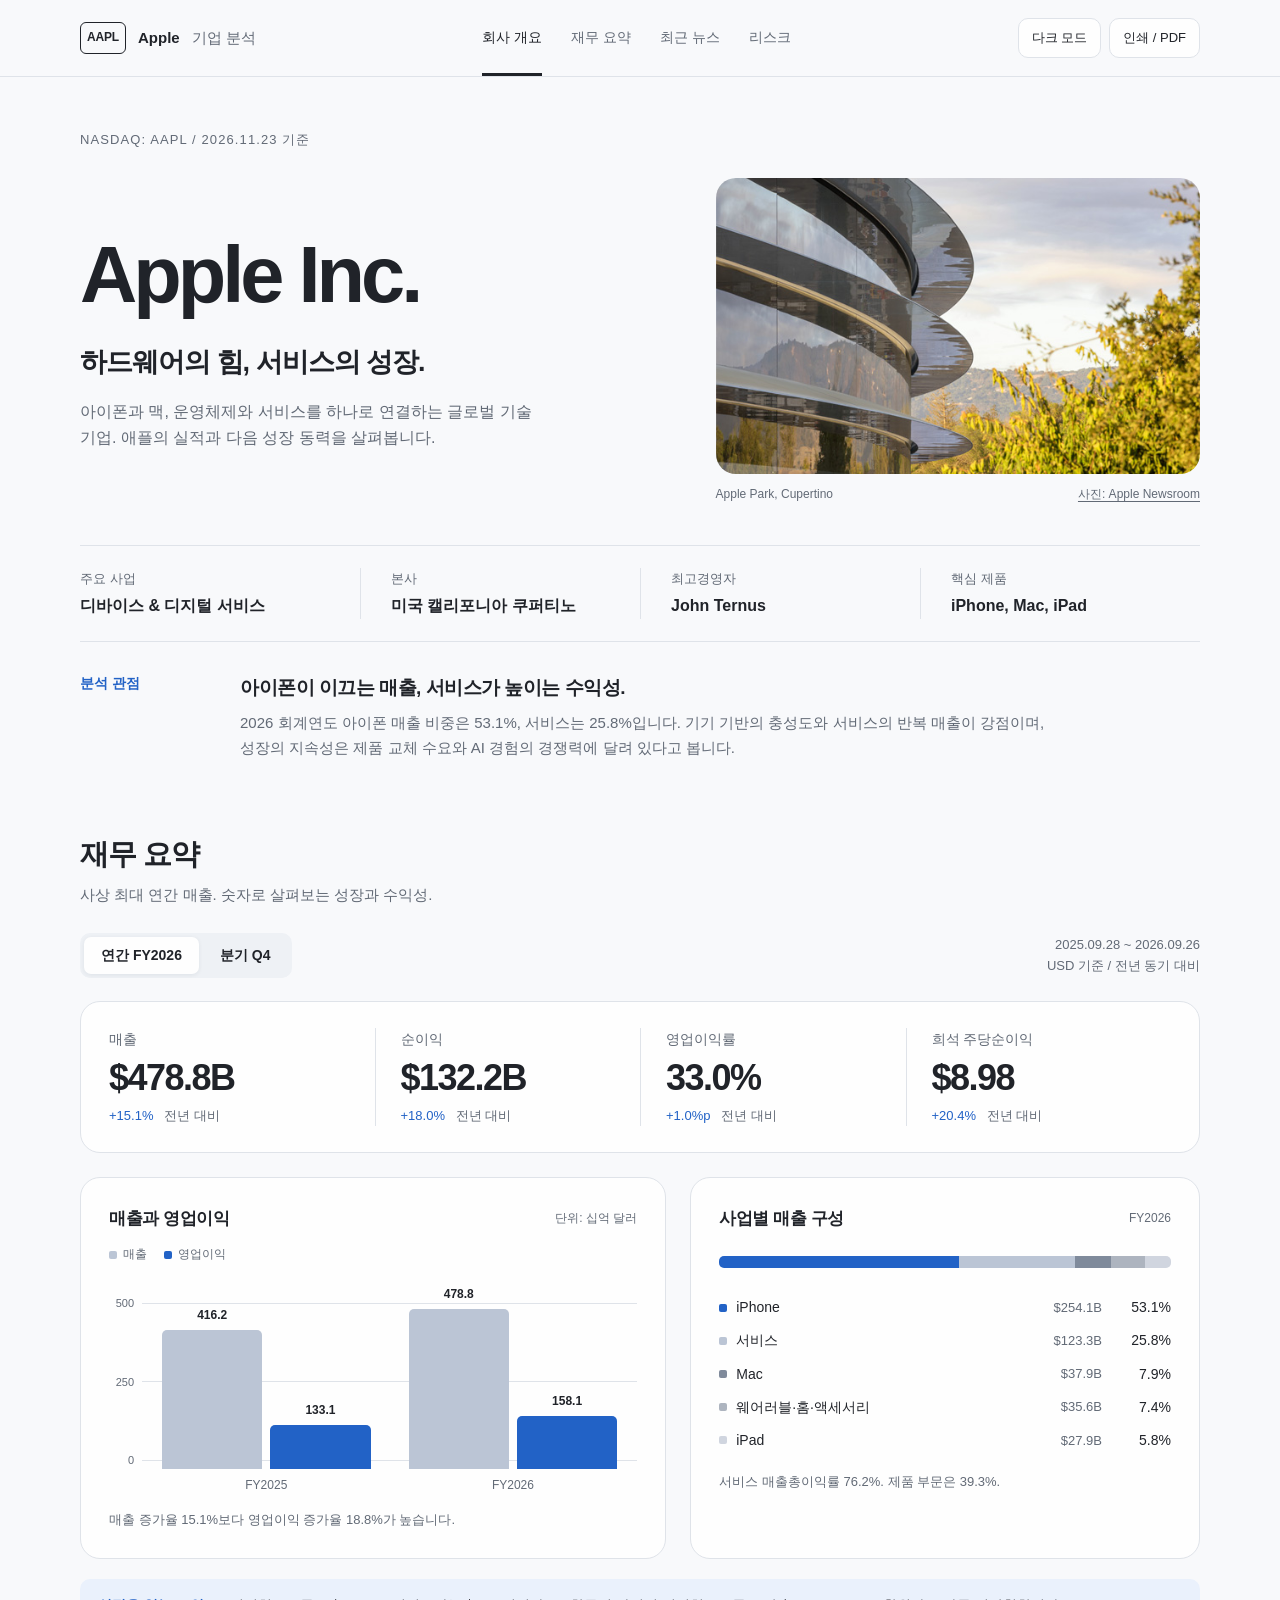
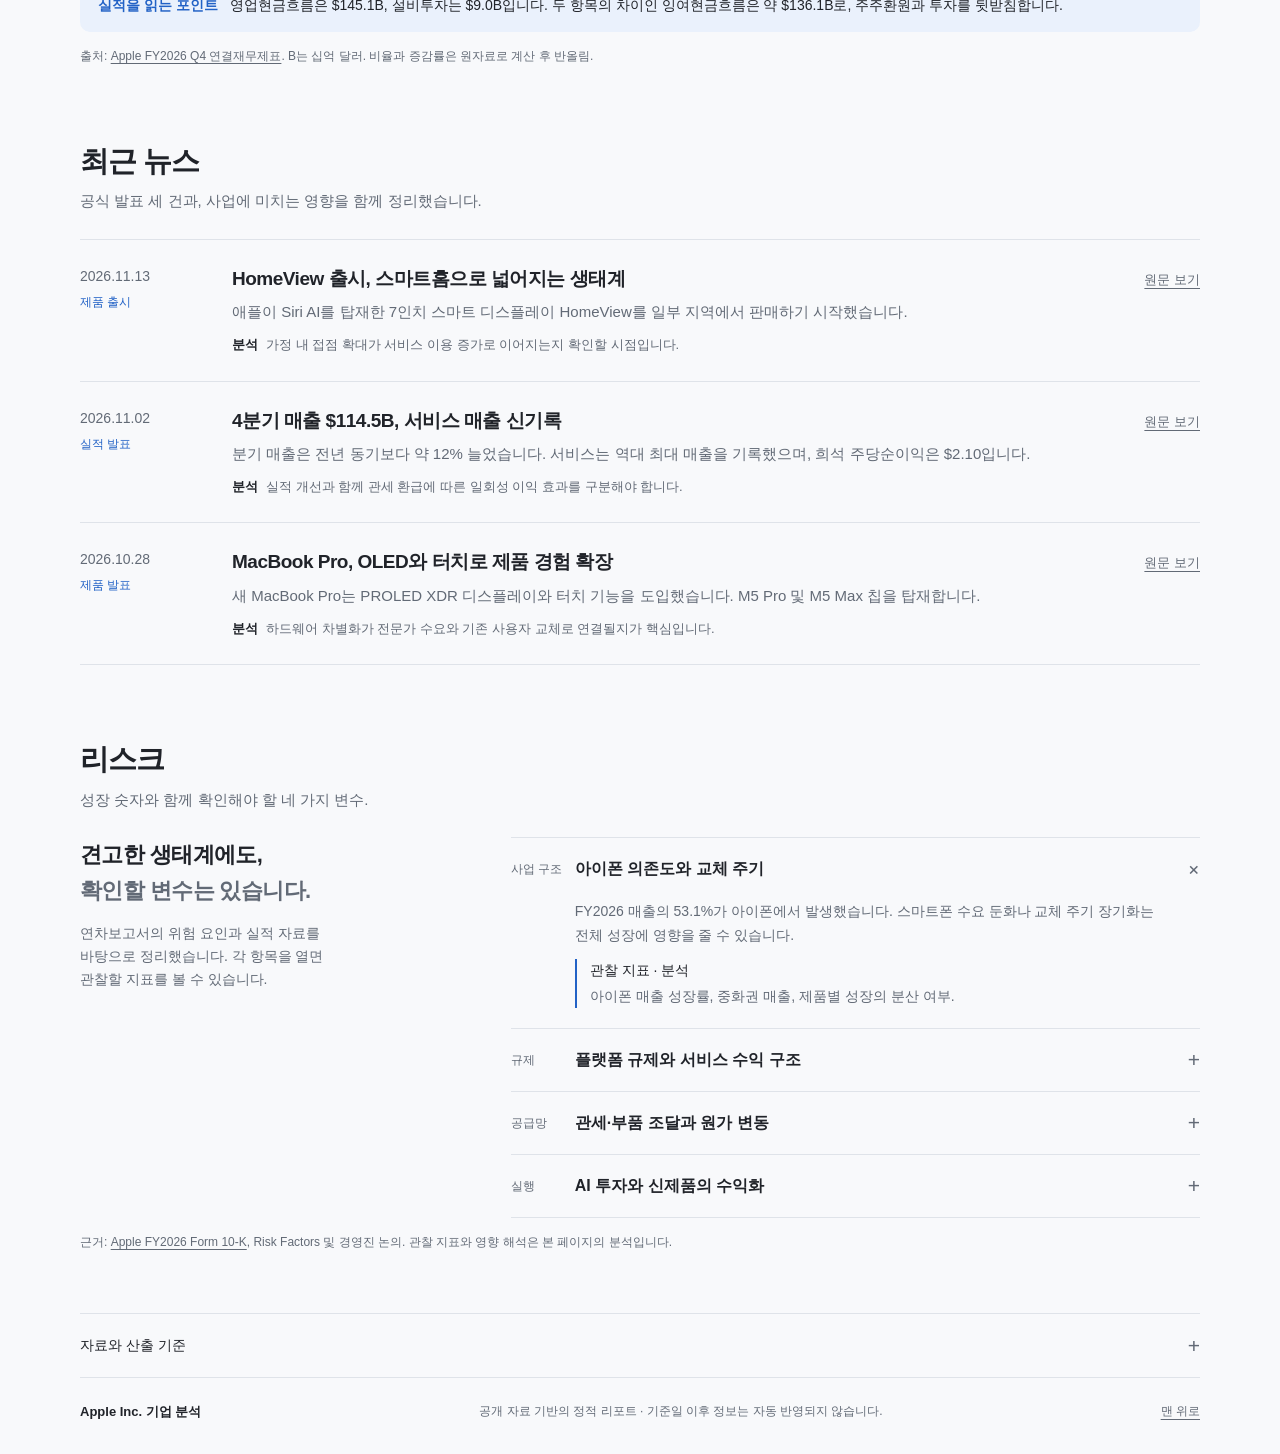
<file: compare-aa/index.html>
<!doctype html>
<html lang="ko">
<head>
  <meta charset="utf-8">
  <meta name="viewport" content="width=device-width, initial-scale=1">
  <meta name="color-scheme" content="light dark">
  <meta name="description" content="애플의 사업 구조, 2026 회계연도 재무 실적, 최근 뉴스와 주요 리스크를 한눈에 살펴보는 기업 분석.">
  <title>Apple Inc. | 기업 분석</title>
  <style>
    /* Native CSS editorial design. DESIGN_VARIANCE: 6; MOTION_INTENSITY: 3;
       VISUAL_DENSITY: 4. System fonts and embedded image keep this file offline-ready.
       Shape scale: panels 20px, controls 10px, small labels 6px. Layer 10: navigation. */
    :root{--bg:#f8f9fb;--surface:#fefefe;--soft:#eef1f5;--ink:#202329;--muted:#626a76;--line:#dfe3e9;--accent:#2262c6;--tint:#eaf1fc;--chart-old:#bbc5d5;--image-opacity:1;color-scheme:light}
    :root[data-theme=dark]{--bg:#14171b;--surface:#1d2127;--soft:#272d35;--ink:#edf0f5;--muted:#abb4c1;--line:#363e49;--accent:#8db8ff;--tint:#23334d;--chart-old:#66758c;--image-opacity:.85;color-scheme:dark}
    @media(prefers-color-scheme:dark){:root:not([data-theme=light]){--bg:#14171b;--surface:#1d2127;--soft:#272d35;--ink:#edf0f5;--muted:#abb4c1;--line:#363e49;--accent:#8db8ff;--tint:#23334d;--chart-old:#66758c;--image-opacity:.85;color-scheme:dark}}
    *{box-sizing:border-box}html{scroll-behavior:smooth;scroll-padding-top:24px}body{margin:0;background:var(--bg);color:var(--ink);font-family:-apple-system,BlinkMacSystemFont,"Segoe UI","Apple SD Gothic Neo","Malgun Gothic",sans-serif;font-size:16px;line-height:1.65;word-break:keep-all;-webkit-font-smoothing:antialiased}button,a,summary{-webkit-tap-highlight-color:transparent}a{color:inherit;text-decoration:none}button{font:inherit;color:inherit;cursor:pointer}button:focus-visible,a:focus-visible,summary:focus-visible{outline:3px solid var(--accent);outline-offset:5px}button:disabled{cursor:default}p,h1,h2,h3,figure{margin:0}button{border:0}::selection{background:var(--tint);color:var(--accent)}.wrap{max-width:1200px;padding-inline:40px;margin-inline:auto}.skip{position:fixed;top:-100px;left:20px;z-index:20;padding:10px 20px;background:var(--surface)}.skip:focus{top:10px}
    .topbar{position:sticky;top:0;z-index:10;background:var(--bg);border-bottom:1px solid var(--line)}.header-inner{height:76px;display:flex;align-items:center;justify-content:space-between;gap:24px}.brand{font-weight:700;display:flex;align-items:center;gap:12px;font-size:15px;white-space:nowrap}.brand-mark{display:grid;place-items:center;height:32px;width:46px;border:1px solid var(--ink);border-radius:6px;font-size:12px;letter-spacing:-.2px}.brand span:last-child{color:var(--muted);font-weight:500}.nav{display:flex;align-items:center;gap:29px}.nav a{color:var(--muted);font-size:14px;padding:26px 0 23px;border-bottom:3px solid transparent}.nav a:hover,.nav a[aria-current=true]{color:var(--ink);border-bottom-color:var(--ink)}.tools{display:flex;gap:8px}.tool{font-size:13px;padding:8px 13px;border:1px solid var(--line);border-radius:10px;background:var(--surface);white-space:nowrap}.tool:hover{background:var(--soft)}
    .overview{padding-top:52px}.eyebrow{font-size:13px;color:var(--muted);letter-spacing:1.1px}.hero{display:grid;grid-template-columns:1.18fr 1fr;gap:64px;align-items:center;padding:28px 0 40px}.hero h1{font-size:clamp(52px,6.2vw,82px);letter-spacing:-4px;font-weight:650;line-height:1.12}.hero .lead{font-size:27px;line-height:1.5;letter-spacing:-1px;font-weight:600;margin-top:22px}.hero .description{color:var(--muted);font-size:16px;margin-top:16px;max-width:455px}.hero figure img{display:block;width:100%;height:auto;aspect-ratio:1.64;object-fit:cover;border-radius:20px;opacity:var(--image-opacity)}.hero figcaption{display:flex;justify-content:space-between;gap:12px;font-size:12px;color:var(--muted);margin-top:11px}.hero figcaption a{text-decoration:underline;text-underline-offset:3px}.date{font-variant-numeric:tabular-nums}.facts{display:grid;grid-template-columns:repeat(4,1fr);padding:22px 0;border-top:1px solid var(--line);border-bottom:1px solid var(--line);margin:0}.facts div+div{border-left:1px solid var(--line);padding-left:30px}.facts dt{font-size:13px;color:var(--muted);margin-bottom:4px}.facts dd{margin:0;font-size:16px;font-weight:600}.thesis{display:grid;grid-template-columns:140px 1fr;gap:20px;padding:30px 0 0}.thesis-label{color:var(--accent);font-size:14px;font-weight:600}.thesis strong{font-size:19px;font-weight:600;letter-spacing:-.5px}.thesis p{margin-top:7px;color:var(--muted);font-size:15px;max-width:850px}
    section{scroll-margin-top:0}.section{padding-top:76px}.section-head{margin-bottom:25px}.section-head h2{font-size:29px;line-height:1.3;font-weight:650;letter-spacing:-1px}.section-head p{color:var(--muted);font-size:15px;margin-top:9px}.finance-controls{display:flex;align-items:center;justify-content:space-between;gap:20px;margin-bottom:23px}.period{display:flex;gap:4px;padding:4px;border-radius:10px;background:var(--soft)}.period button{padding:7px 17px;font-size:14px;font-weight:600;background:transparent;border-radius:7px}.period button[aria-pressed=true]{background:var(--surface);box-shadow:0 1px 4px #14283a12}.period-caption{font-size:13px;color:var(--muted);text-align:right}.metrics{display:grid;grid-template-columns:repeat(4,1fr);background:var(--surface);border:1px solid var(--line);border-radius:20px;padding:26px 28px}.metric{min-width:0}.metric+.metric{padding-left:25px;border-left:1px solid var(--line)}.metric-label{color:var(--muted);font-size:14px}.metric-value{display:block;font-size:36px;line-height:1.5;letter-spacing:-1.5px;font-weight:600;font-variant-numeric:tabular-nums}.metric-change{font-size:13px;color:var(--accent)}.metric-change span{color:var(--muted);margin-left:7px}.finance-grid{display:grid;grid-template-columns:1.15fr 1fr;gap:24px;margin-top:24px}.panel{background:var(--surface);border:1px solid var(--line);border-radius:20px;padding:27px 28px}.panel h3{font-size:17px;font-weight:600;letter-spacing:-.4px}.panel-top{display:flex;align-items:center;justify-content:space-between;gap:12px}.unit{font-size:12px;color:var(--muted)}.legend{display:flex;gap:17px;color:var(--muted);font-size:12px;margin-top:12px}.legend span{display:flex;align-items:center;gap:6px}.swatch{width:8px;height:8px;border-radius:2px;display:inline-block;background:var(--accent)}.swatch.old{background:var(--chart-old)}
    .chart{height:218px;margin-top:12px;position:relative;padding-left:33px;padding-top:25px}.axis{position:absolute;inset:17px 0 26px 0;display:flex;flex-direction:column;justify-content:space-between;font-size:11px;color:var(--muted);pointer-events:none}.axis div{position:relative;display:flex;align-items:center;gap:8px}.axis div:after{content:"";height:1px;background:var(--line);flex:1}.axis span{width:25px;text-align:right}.bar-groups{height:100%;display:grid;grid-template-columns:repeat(2,1fr);gap:38px;padding:0 20px}.bar-group{position:relative;display:grid;grid-template-columns:1fr 1fr;gap:8px;align-items:end;height:calc(100% - 26px)}.bar{height:var(--height);min-height:3px;border-radius:5px 5px 0 0;background:var(--chart-old);position:relative}.bar.profit{background:var(--accent)}.bar-value{position:absolute;top:-25px;left:50%;transform:translateX(-50%);font-size:12px;line-height:20px;white-space:nowrap;font-weight:600;font-variant-numeric:tabular-nums}.bar-year{position:absolute;bottom:-27px;left:0;right:0;text-align:center;font-size:12px;color:var(--muted)}.chart-note{font-size:13px;color:var(--muted);margin-top:14px}.mix{display:flex;height:12px;overflow:hidden;border-radius:5px;margin:23px 0}.mix span{display:block}.mix-1{background:var(--accent)}.mix-2{background:var(--chart-old)}.mix-3{background:#7f8a9b}.mix-4{background:#adb4bf}.mix-5{background:#d0d5df}.mix-row{display:grid;grid-template-columns:1fr auto auto;gap:20px;align-items:center;font-size:14px;padding:5px 0}.mix-name{display:flex;gap:9px;align-items:center}.mix-name i{display:block;width:8px;height:8px;border-radius:2px}.mix-revenue{font-size:13px;color:var(--muted);font-variant-numeric:tabular-nums}.mix-percent{width:49px;text-align:right;font-variant-numeric:tabular-nums}.source-note{font-size:12px;color:var(--muted);margin-top:15px}.source-note a{text-decoration:underline;text-underline-offset:3px}.finance-note{display:flex;gap:12px;align-items:flex-start;background:var(--tint);border-radius:10px;padding:15px 18px;font-size:14px;margin-top:20px;color:var(--ink)}.finance-note b{color:var(--accent);white-space:nowrap;font-weight:600}
    .news-list{border-top:1px solid var(--line)}.news-item{display:grid;grid-template-columns:125px 1fr 90px;gap:27px;padding:25px 0;border-bottom:1px solid var(--line);align-items:start}.news-date{color:var(--muted);font-size:14px;font-variant-numeric:tabular-nums}.news-kind{display:block;color:var(--accent);font-size:12px;margin-top:5px}.news-item h3{font-size:19px;font-weight:600;letter-spacing:-.5px;line-height:1.5}.news-item h3 a:hover{color:var(--accent)}.news-item p{color:var(--muted);font-size:15px;margin-top:7px}.news-impact{font-size:13px;color:var(--muted);margin-top:9px}.news-impact b{font-weight:600;color:var(--ink);margin-right:8px}.news-link{font-size:13px;color:var(--muted);text-decoration:underline;text-underline-offset:4px;justify-self:end;white-space:nowrap;margin-top:4px}.news-link:hover{color:var(--accent)}
    .risk-grid{display:grid;grid-template-columns:1fr 1.9fr;gap:68px}.risk-intro{font-size:22px;font-weight:600;letter-spacing:-.6px;line-height:1.6;max-width:260px}.risk-intro span{color:var(--muted)}.risk-explain{font-size:14px;color:var(--muted);margin-top:14px;max-width:280px}.risk-list{border-top:1px solid var(--line)}.risk-list details{border-bottom:1px solid var(--line)}.risk-list summary{display:flex;gap:12px;align-items:center;list-style:none;cursor:pointer;padding:19px 0;font-size:16px;font-weight:600;line-height:1.5}.risk-list summary::-webkit-details-marker{display:none}.risk-category{font-size:12px;color:var(--muted);font-weight:400;min-width:52px}.expand{font-size:21px;line-height:1;margin-left:auto;font-weight:400;color:var(--muted)}.risk-list details[open] .expand{transform:rotate(45deg)}.risk-body{padding:0 26px 20px 64px;font-size:14px;color:var(--muted)}.watch{margin-top:12px;padding-left:13px;border-left:2px solid var(--accent)}.watch b{display:block;color:var(--ink);font-weight:500;margin-bottom:3px}
    .footer{padding-top:60px;padding-bottom:32px}.sources{padding:20px 0;border-top:1px solid var(--line);border-bottom:1px solid var(--line)}.sources summary{cursor:pointer;font-size:14px;list-style:none;display:flex;justify-content:space-between;align-items:center}.sources summary::-webkit-details-marker{display:none}.sources[open] .expand{transform:rotate(45deg)}.sources-content{font-size:13px;color:var(--muted);padding-top:17px}.sources-content p+p{margin-top:7px}.source-links{display:flex;flex-wrap:wrap;gap:9px 20px;margin-bottom:15px}.source-links a{color:var(--accent);text-decoration:underline;text-underline-offset:3px}.footer-bottom{display:flex;align-items:center;justify-content:space-between;gap:20px;margin-top:23px;color:var(--muted);font-size:12px}.footer-brand{font-weight:600;color:var(--ink);font-size:13px}.footer-bottom a{text-decoration:underline;text-underline-offset:4px}.sr-only{position:absolute;width:1px;height:1px;padding:0;margin:-1px;overflow:hidden;clip:rect(0,0,0,0);white-space:nowrap;border:0}
    @media(max-width:1024px){.wrap{padding-inline:28px}.hero{gap:32px}.hero h1{font-size:64px}.nav{gap:19px}.brand span:last-child{display:none}.metric-value{font-size:31px}.metric+.metric{padding-left:18px}.metrics{padding:23px}.risk-grid{gap:35px}.bar-groups{gap:24px;padding-inline:12px}}
    @media(max-width:767px){html{scroll-padding-top:100px}.wrap{padding-inline:20px}.header-inner{height:auto;min-height:68px;flex-wrap:wrap;gap:0;padding-top:14px}.brand{font-size:14px}.tools{margin-left:auto}.tool{font-size:12px;padding:6px 10px}.nav{order:3;width:100%;justify-content:space-between;gap:12px;margin-top:8px}.nav a{font-size:13px;padding:10px 0 11px}.overview{padding-top:30px}.hero{grid-template-columns:1fr;gap:28px;padding:23px 0 27px}.hero h1{font-size:58px;letter-spacing:-3px}.hero .lead{font-size:23px;margin-top:16px}.hero .description{font-size:15px;margin-top:12px}.hero figure img{aspect-ratio:1.8}.facts{grid-template-columns:repeat(2,1fr);row-gap:20px}.facts div+div{padding-left:20px}.facts div:nth-child(3){border-left:0;padding-left:0}.facts dt{font-size:12px}.facts dd{font-size:14px}.thesis{grid-template-columns:1fr;gap:7px;padding-top:25px}.thesis strong{font-size:17px}.thesis p{font-size:14px}.section{padding-top:52px}.section-head{margin-bottom:20px}.section-head h2{font-size:25px}.section-head p{font-size:14px}.finance-controls{align-items:flex-start;gap:10px}.period button{padding:7px 12px;font-size:13px}.period-caption{font-size:12px;max-width:170px}.metrics{grid-template-columns:repeat(2,1fr);gap:22px 0;padding:22px}.metric-value{font-size:32px}.metric+.metric{padding-left:20px}.metric:nth-child(3){padding-left:0;border-left:0}.metric-label{font-size:13px}.metric-change{font-size:12px}.metric-change span{margin-left:4px}.finance-grid{grid-template-columns:1fr;gap:18px;margin-top:18px}.panel{padding:23px}.chart{height:219px}.finance-note{display:block;font-size:13px}.finance-note b{display:block;margin-bottom:5px}.news-item{grid-template-columns:1fr;gap:8px;padding:22px 0}.news-date{font-size:12px;display:flex;gap:12px;align-items:center}.news-kind{margin:0;font-size:12px}.news-item h3{font-size:17px}.news-item p{font-size:14px}.news-link{justify-self:start;font-size:12px;margin-top:1px}.news-impact{font-size:12px}.risk-grid{grid-template-columns:1fr;gap:24px}.risk-intro{font-size:20px;max-width:100%}.risk-explain{max-width:100%;font-size:13px;margin-top:8px}.risk-list summary{font-size:14px;gap:10px}.risk-category{font-size:11px;min-width:43px}.risk-body{padding-left:53px;font-size:13px}.footer{padding-top:45px}.footer-bottom{align-items:flex-start;flex-wrap:wrap;gap:9px}.footer-bottom p{width:100%;order:3;font-size:11px}.footer-bottom>a{margin-left:auto}.mix-row{gap:10px}.sources-content{font-size:12px}}
    @media(prefers-reduced-motion:reduce){html{scroll-behavior:auto}*{transition:none!important}}
    @media print{:root,:root[data-theme=dark],:root:not([data-theme=light]){--bg:#fff;--surface:#fff;--soft:#eee;--ink:#202329;--muted:#555;--line:#ccc;--accent:#2262c6;--tint:#eef3fb;--chart-old:#bbc5d5;--image-opacity:1;color-scheme:light}body{font-size:10pt}.wrap{max-width:none;padding-inline:0}.topbar{position:static}.header-inner{height:48px}.tools,.nav,.skip,.footer-bottom>a{display:none}.overview{padding-top:20px}.hero{padding:18px 0 22px;gap:30px}.hero h1{font-size:48px}.hero .lead{font-size:20px;margin-top:12px}.hero .description{font-size:11px}.hero figure img{max-height:160px}.facts{padding:13px 0}.facts dd{font-size:12px}.thesis{padding-top:18px;grid-template-columns:90px 1fr}.thesis strong{font-size:14px}.thesis p{font-size:11px}.section{padding-top:30px}.section-head h2{font-size:21px}.section-head p,.period-caption{font-size:10px}.finance-controls{margin-bottom:12px}.period{display:none}.metrics{padding:15px}.metric-value{font-size:26px}.metric-label,.metric-change{font-size:10px}.finance-grid{gap:15px;margin-top:15px}.panel{padding:18px;break-inside:avoid}.chart{height:190px}.chart-note,.source-note{font-size:9px}.mix-row{font-size:11px}.finance-note{font-size:10px;padding:10px}.news-item{padding:14px 0;grid-template-columns:90px 1fr 65px;gap:15px;break-inside:avoid}.news-item h3{font-size:13px}.news-item p{font-size:10px}.news-date,.news-link,.news-impact{font-size:9px}.risk-grid{gap:25px}.risk-intro{font-size:17px}.risk-explain{font-size:10px}.risk-list summary{font-size:12px;padding:12px 0}.risk-body{font-size:10px}.risk-list details{break-inside:avoid}.expand{display:none}.footer{padding-top:25px}.sources-content,.footer-bottom{font-size:9px}.sources summary{font-size:11px}a{color:inherit!important}@page{margin:15mm}}
  </style>
</head>
<body id="top">
  <a class="skip" href="#overview">본문으로 이동</a>
  <header class="topbar">
    <div class="wrap header-inner">
      <a class="brand" href="#top" aria-label="애플 기업 분석 맨 위로"><span class="brand-mark">AAPL</span> Apple <span>기업 분석</span></a>
      <nav class="nav" aria-label="주요 메뉴"><a href="#overview" aria-current="true">회사 개요</a><a href="#financials">재무 요약</a><a href="#news">최근 뉴스</a><a href="#risks">리스크</a></nav>
      <div class="tools"><button class="tool" id="theme-toggle" type="button" aria-pressed="false">다크 모드</button><button class="tool" id="print-button" type="button">인쇄 / PDF</button></div>
    </div>
  </header>
  <main class="wrap">
    <section id="overview" class="overview" aria-labelledby="company-title">
      <p class="eyebrow">NASDAQ: AAPL <span aria-hidden="true">/</span> <span class="date">2026.11.23 기준</span></p>
      <div class="hero">
        <div><h1 id="company-title">Apple Inc.</h1><p class="lead">하드웨어의 힘, 서비스의 성장.</p><p class="description">아이폰과 맥, 운영체제와 서비스를 하나로 연결하는 글로벌 기술 기업. 애플의 실적과 다음 성장 동력을 살펴봅니다.</p></div>
        <figure><img src="[data-uri]" width="571" height="381" alt="나무 사이로 보이는 애플 파크의 원형 본사 건물"><figcaption><span>Apple Park, Cupertino</span><a href="https://www.apple.com/newsroom/2017/02/apple-park-opens-to-employees-in-april/" target="_blank" rel="noopener noreferrer">사진: Apple Newsroom</a></figcaption></figure>
      </div>
      <h2 class="sr-only">회사 개요</h2>
      <dl class="facts"><div><dt>주요 사업</dt><dd>디바이스 &amp; 디지털 서비스</dd></div><div><dt>본사</dt><dd>미국 캘리포니아 쿠퍼티노</dd></div><div><dt>최고경영자</dt><dd>John Ternus</dd></div><div><dt>핵심 제품</dt><dd>iPhone, Mac, iPad</dd></div></dl>
      <div class="thesis"><span class="thesis-label">분석 관점</span><div><strong>아이폰이 이끄는 매출, 서비스가 높이는 수익성.</strong><p>2026 회계연도 아이폰 매출 비중은 53.1%, 서비스는 25.8%입니다. 기기 기반의 충성도와 서비스의 반복 매출이 강점이며, 성장의 지속성은 제품 교체 수요와 AI 경험의 경쟁력에 달려 있다고 봅니다.</p></div></div>
    </section>

    <section id="financials" class="section" aria-labelledby="financial-title">
      <div class="section-head"><h2 id="financial-title">재무 요약</h2><p>사상 최대 연간 매출. 숫자로 살펴보는 성장과 수익성.</p></div>
      <div class="finance-controls"><div class="period" role="group" aria-label="재무 표시 기간"><button type="button" data-period="annual" aria-pressed="true">연간 FY2026</button><button type="button" data-period="quarter" aria-pressed="false">분기 Q4</button></div><p class="period-caption" id="period-caption">2025.09.28 ~ 2026.09.26<br>USD 기준 / 전년 동기 대비</p></div>
      <div id="finance-content" aria-live="polite" aria-atomic="true">
        <div class="metrics"><div class="metric"><p class="metric-label">매출</p><strong class="metric-value" id="revenue-value">$478.8B</strong><p class="metric-change" id="revenue-change">+15.1% <span>전년 대비</span></p></div><div class="metric"><p class="metric-label">순이익</p><strong class="metric-value" id="income-value">$132.2B</strong><p class="metric-change" id="income-change">+18.0% <span>전년 대비</span></p></div><div class="metric"><p class="metric-label">영업이익률</p><strong class="metric-value" id="margin-value">33.0%</strong><p class="metric-change" id="margin-change">+1.0%p <span>전년 대비</span></p></div><div class="metric"><p class="metric-label">희석 주당순이익</p><strong class="metric-value" id="eps-value">$8.98</strong><p class="metric-change" id="eps-change">+20.4% <span>전년 대비</span></p></div></div>
        <div class="finance-grid">
          <div class="panel"><div class="panel-top"><h3>매출과 영업이익</h3><span class="unit">단위: 십억 달러</span></div><div class="legend"><span><i class="swatch old"></i>매출</span><span><i class="swatch"></i>영업이익</span></div><div class="chart" role="img" id="chart" aria-label="2025년 매출 416.2, 영업이익 133.1. 2026년 매출 478.8, 영업이익 158.1. 단위는 십억 달러."><div class="axis" aria-hidden="true"><div><span id="axis-max">500</span></div><div><span id="axis-mid">250</span></div><div><span>0</span></div></div><div class="bar-groups" aria-hidden="true"><div class="bar-group"><div class="bar" id="bar-revenue-old" style="--height:83.232%"><span class="bar-value">416.2</span></div><div class="bar profit" id="bar-profit-old" style="--height:26.61%"><span class="bar-value">133.1</span></div><span class="bar-year" id="chart-year-old">FY2025</span></div><div class="bar-group"><div class="bar" id="bar-revenue-new" style="--height:95.7668%"><span class="bar-value">478.8</span></div><div class="bar profit" id="bar-profit-new" style="--height:31.6126%"><span class="bar-value">158.1</span></div><span class="bar-year" id="chart-year-new">FY2026</span></div></div></div><p class="chart-note" id="chart-note">매출 증가율 15.1%보다 영업이익 증가율 18.8%가 높습니다.</p></div>
          <div class="panel"><div class="panel-top"><h3>사업별 매출 구성</h3><span class="unit" id="mix-period">FY2026</span></div><div class="mix" aria-hidden="true"><span class="mix-1" style="width:53.1%"></span><span class="mix-2" style="width:25.8%"></span><span class="mix-3" style="width:7.9%"></span><span class="mix-4" style="width:7.4%"></span><span class="mix-5" style="width:5.8%"></span></div><div id="mix-rows"><div class="mix-row"><span class="mix-name"><i class="mix-1"></i>iPhone</span><span class="mix-revenue">$254.1B</span><span class="mix-percent">53.1%</span></div><div class="mix-row"><span class="mix-name"><i class="mix-2"></i>서비스</span><span class="mix-revenue">$123.3B</span><span class="mix-percent">25.8%</span></div><div class="mix-row"><span class="mix-name"><i class="mix-3"></i>Mac</span><span class="mix-revenue">$37.9B</span><span class="mix-percent">7.9%</span></div><div class="mix-row"><span class="mix-name"><i class="mix-4"></i>웨어러블·홈·액세서리</span><span class="mix-revenue">$35.6B</span><span class="mix-percent">7.4%</span></div><div class="mix-row"><span class="mix-name"><i class="mix-5"></i>iPad</span><span class="mix-revenue">$27.9B</span><span class="mix-percent">5.8%</span></div></div><p class="chart-note" id="mix-note">서비스 매출총이익률 76.2%. 제품 부문은 39.3%.</p></div>
        </div>
        <div class="finance-note"><b>실적을 읽는 포인트</b><span id="finance-insight">영업현금흐름은 $145.1B, 설비투자는 $9.0B입니다. 두 항목의 차이인 잉여현금흐름은 약 $136.1B로, 주주환원과 투자를 뒷받침합니다.</span></div>
      </div>
      <p class="source-note">출처: <a href="https://www.apple.com/newsroom/pdfs/fy2026q4/FY26_Q4_Consolidated_Financial_Statements.pdf" target="_blank" rel="noopener noreferrer">Apple FY2026 Q4 연결재무제표</a>. B는 십억 달러. 비율과 증감률은 원자료로 계산 후 반올림.</p>
    </section>

    <section id="news" class="section" aria-labelledby="news-title">
      <div class="section-head"><h2 id="news-title">최근 뉴스</h2><p>공식 발표 세 건과, 사업에 미치는 영향을 함께 정리했습니다.</p></div>
      <div class="news-list">
        <article class="news-item"><div class="news-date"><time datetime="2026-11-13">2026.11.13</time><span class="news-kind">제품 출시</span></div><div><h3><a href="https://www.apple.com/newsroom/2026/11/apple-homeview-available-today/" target="_blank" rel="noopener noreferrer">HomeView 출시, 스마트홈으로 넓어지는 생태계</a></h3><p>애플이 Siri AI를 탑재한 7인치 스마트 디스플레이 HomeView를 일부 지역에서 판매하기 시작했습니다.</p><div class="news-impact"><b>분석</b>가정 내 접점 확대가 서비스 이용 증가로 이어지는지 확인할 시점입니다.</div></div><a class="news-link" href="https://www.apple.com/newsroom/2026/11/apple-homeview-available-today/" target="_blank" rel="noopener noreferrer" aria-label="HomeView 출시 원문 보기 (새 창)">원문 보기</a></article>
        <article class="news-item"><div class="news-date"><time datetime="2026-11-02">2026.11.02</time><span class="news-kind">실적 발표</span></div><div><h3><a href="https://www.apple.com/newsroom/2026/11/apple-reports-fourth-quarter-results/" target="_blank" rel="noopener noreferrer">4분기 매출 $114.5B, 서비스 매출 신기록</a></h3><p>분기 매출은 전년 동기보다 약 12% 늘었습니다. 서비스는 역대 최대 매출을 기록했으며, 희석 주당순이익은 $2.10입니다.</p><div class="news-impact"><b>분석</b>실적 개선과 함께 관세 환급에 따른 일회성 이익 효과를 구분해야 합니다.</div></div><a class="news-link" href="https://www.apple.com/newsroom/2026/11/apple-reports-fourth-quarter-results/" target="_blank" rel="noopener noreferrer" aria-label="4분기 실적 발표 원문 보기 (새 창)">원문 보기</a></article>
        <article class="news-item"><div class="news-date"><time datetime="2026-10-28">2026.10.28</time><span class="news-kind">제품 발표</span></div><div><h3><a href="https://www.apple.com/newsroom/2026/10/apple-unveils-groundbreaking-macbook-pro-with-proled-xdr-display/" target="_blank" rel="noopener noreferrer">MacBook Pro, OLED와 터치로 제품 경험 확장</a></h3><p>새 MacBook Pro는 PROLED XDR 디스플레이와 터치 기능을 도입했습니다. M5 Pro 및 M5 Max 칩을 탑재합니다.</p><div class="news-impact"><b>분석</b>하드웨어 차별화가 전문가 수요와 기존 사용자 교체로 연결될지가 핵심입니다.</div></div><a class="news-link" href="https://www.apple.com/newsroom/2026/10/apple-unveils-groundbreaking-macbook-pro-with-proled-xdr-display/" target="_blank" rel="noopener noreferrer" aria-label="MacBook Pro 발표 원문 보기 (새 창)">원문 보기</a></article>
      </div>
    </section>

    <section id="risks" class="section" aria-labelledby="risks-title">
      <div class="section-head"><h2 id="risks-title">리스크</h2><p>성장 숫자와 함께 확인해야 할 네 가지 변수.</p></div>
      <div class="risk-grid"><div><p class="risk-intro">견고한 생태계에도,<br><span>확인할 변수는 있습니다.</span></p><p class="risk-explain">연차보고서의 위험 요인과 실적 자료를 바탕으로 정리했습니다. 각 항목을 열면 관찰할 지표를 볼 수 있습니다.</p></div><div class="risk-list">
        <details open><summary><span class="risk-category">사업 구조</span>아이폰 의존도와 교체 주기<span class="expand" aria-hidden="true">+</span></summary><div class="risk-body">FY2026 매출의 53.1%가 아이폰에서 발생했습니다. 스마트폰 수요 둔화나 교체 주기 장기화는 전체 성장에 영향을 줄 수 있습니다.<p class="watch"><b>관찰 지표 · 분석</b>아이폰 매출 성장률, 중화권 매출, 제품별 성장의 분산 여부.</p></div></details>
        <details><summary><span class="risk-category">규제</span>플랫폼 규제와 서비스 수익 구조<span class="expand" aria-hidden="true">+</span></summary><div class="risk-body">앱스토어 관련 규제·소송과 검색 제휴 계약에 대한 반독점 절차는 수수료 및 라이선스 수익에 영향을 줄 수 있습니다.<p class="watch"><b>관찰 지표 · 분석</b>공시된 소송 진행 상황, 앱스토어 정책 변경, 서비스 성장률과 매출총이익률.</p></div></details>
        <details><summary><span class="risk-category">공급망</span>관세·부품 조달과 원가 변동<span class="expand" aria-hidden="true">+</span></summary><div class="risk-body">제조 파트너와 핵심 부품 공급사에 대한 의존은 무역 분쟁, 관세, 공급 차질에 대한 노출로 이어집니다. 원가 상승이 가격에 전가되지 않으면 이익률이 낮아질 수 있습니다.<p class="watch"><b>관찰 지표 · 분석</b>제품 매출총이익률, 재고, 공급 차질 및 관세 관련 공시.</p></div></details>
        <details><summary><span class="risk-category">실행</span>AI 투자와 신제품의 수익화<span class="expand" aria-hidden="true">+</span></summary><div class="risk-body">FY2026 연구개발비는 $45.8B로 전년보다 약 32% 증가했습니다. AI와 신제품 투자가 실제 이용과 추가 수익으로 연결되는 데 시간이 걸릴 수 있습니다.<p class="watch"><b>관찰 지표 · 분석</b>연구개발비 증가 속도, 신기능 도입 지역, 제품·서비스 매출의 후속 변화.</p></div></details>
      </div></div>
      <p class="source-note">근거: <a href="https://s2.q4cdn.com/470004039/files/doc_earnings/2026/q4/filing/10K-Q4-2026-as-filed.pdf" target="_blank" rel="noopener noreferrer">Apple FY2026 Form 10-K</a>, Risk Factors 및 경영진 논의. 관찰 지표와 영향 해석은 본 페이지의 분석입니다.</p>
    </section>
  </main>
  <footer class="wrap footer"><details class="sources"><summary>자료와 산출 기준<span class="expand" aria-hidden="true">+</span></summary><div class="sources-content"><div class="source-links"><a href="https://www.apple.com/newsroom/2026/11/apple-reports-fourth-quarter-results/" target="_blank" rel="noopener noreferrer">4분기 실적 발표</a><a href="https://www.apple.com/newsroom/pdfs/fy2026q4/FY26_Q4_Consolidated_Financial_Statements.pdf" target="_blank" rel="noopener noreferrer">연결재무제표 PDF</a><a href="https://s2.q4cdn.com/470004039/files/doc_earnings/2026/q4/filing/10K-Q4-2026-as-filed.pdf" target="_blank" rel="noopener noreferrer">2026 Form 10-K</a><a href="https://www.apple.com/newsroom/2026/11/apple-homeview-available-today/" target="_blank" rel="noopener noreferrer">HomeView 발표</a><a href="https://www.apple.com/newsroom/2026/10/apple-unveils-groundbreaking-macbook-pro-with-proled-xdr-display/" target="_blank" rel="noopener noreferrer">MacBook Pro 발표</a></div><p>정보 기준일: 2026년 11월 23일. 재무자료: 2026년 9월 26일 종료 회계연도 및 4분기, 미국 회계기준(GAAP). 분기 비교는 FY2025 Q4와 FY2026 Q4입니다.</p><p>금액은 USD이며 B는 십억 달러입니다. 매출 성장률 = 당기 ÷ 전년 동기 − 1. 영업이익률 = 영업이익 ÷ 매출. 사업별 비중 = 사업별 매출 ÷ 전체 매출. %p는 비율의 차이입니다.</p><p>잉여현금흐름은 영업현금흐름에서 유형자산 취득 지출을 뺀 단순 계산값입니다. 소수 첫째 자리 반올림으로 비중 합계에 차이가 생길 수 있습니다. 뉴스는 공식 발표의 발췌이며 전체 뉴스 목록이 아닙니다.</p></div></details><div class="footer-bottom"><span class="footer-brand">Apple Inc. 기업 분석</span><p>공개 자료 기반의 정적 리포트 · 기준일 이후 정보는 자동 반영되지 않습니다.</p><a href="#top">맨 위로</a></div></footer>
  <script>
    (() => {
      'use strict';
      const $ = id => document.getElementById(id);
      const datasets = {
        annual: {sales:478834, oldSales:416161, income:132175, oldIncome:112010, profit:158063, oldProfit:133050, eps:8.98, oldEps:7.46, cash:145097, capex:9041, mix:[254098,123301,37929,35577,27929], gross:[76.2,39.3], max:500, labels:['FY2025','FY2026'], caption:'2025.09.28 ~ 2026.09.26', note:'매출 증가율 15.1%보다 영업이익 증가율 18.8%가 높습니다.', insight:'영업현금흐름은 $145.1B, 설비투자는 $9.0B입니다. 두 항목의 차이인 잉여현금흐름은 약 $136.1B로, 주주환원과 투자를 뒷받침합니다.'},
        quarter: {sales:114477, oldSales:102466, income:30711, oldIncome:27466, profit:35631, oldProfit:32427, eps:2.10, oldEps:1.85, mix:[57583,31573,10792,8300,6229], gross:[76.0,37.2], max:120, labels:['FY2025 Q4','FY2026 Q4'], caption:'2026.06.28 ~ 2026.09.26', note:'매출은 11.7% 증가했으며, 영업이익은 9.9% 증가했습니다.', insight:'분기 매출총이익률 47.9%에는 관세 환급 효과 약 1%p가 포함되어 있습니다. 희석 EPS $2.10에도 환급에 따른 $0.05의 긍정적 효과가 포함됩니다.'}
      };
      const money = n => '$' + (n/1000).toFixed(1) + 'B';
      const growth = (n,old) => ((n/old-1)*100).toFixed(1);
      function renderPeriod(period) {
        const d = datasets[period];
        document.querySelectorAll('[data-period]').forEach(button => button.setAttribute('aria-pressed',String(button.dataset.period===period)));
        $('period-caption').replaceChildren(document.createTextNode(d.caption),document.createElement('br'),document.createTextNode('USD 기준 / 전년 동기 대비'));
        [['revenue',money(d.sales),growth(d.sales,d.oldSales)+'%'],['income',money(d.income),growth(d.income,d.oldIncome)+'%'],['margin',(d.profit/d.sales*100).toFixed(1)+'%',(d.profit/d.sales*100-d.oldProfit/d.oldSales*100).toFixed(1)+'%p'],['eps','$'+d.eps.toFixed(2),growth(d.eps,d.oldEps)+'%']].forEach(([id,value,change]) => {
          $(id+'-value').textContent=value;
          const label=document.createElement('span');label.textContent='전년 대비';
          $(id+'-change').replaceChildren(document.createTextNode((Number.parseFloat(change)>=0?'+':'')+change+' '),label);
        });
        $('axis-max').textContent=d.max;$('axis-mid').textContent=d.max/2;
        [['bar-revenue-old',d.oldSales],['bar-profit-old',d.oldProfit],['bar-revenue-new',d.sales],['bar-profit-new',d.profit]].forEach(([id,n]) => {$(id).style.setProperty('--height',(n/1000/d.max*100)+'%');$(id).firstElementChild.textContent=(n/1000).toFixed(1);});
        $('chart-year-old').textContent=d.labels[0];$('chart-year-new').textContent=d.labels[1];
        $('chart').setAttribute('aria-label',`${d.labels[0]} 매출 ${(d.oldSales/1000).toFixed(1)}, 영업이익 ${(d.oldProfit/1000).toFixed(1)}. ${d.labels[1]} 매출 ${(d.sales/1000).toFixed(1)}, 영업이익 ${(d.profit/1000).toFixed(1)}. 단위: 십억 달러.`);
        $('chart-note').textContent=d.note;$('mix-period').textContent=d.labels[1];
        document.querySelectorAll('#mix-rows .mix-row').forEach((row,i) => {row.querySelector('.mix-revenue').textContent=money(d.mix[i]);row.querySelector('.mix-percent').textContent=(d.mix[i]/d.sales*100).toFixed(1)+'%';document.querySelectorAll('.mix>span')[i].style.width=(d.mix[i]/d.sales*100)+'%';});
        $('mix-note').textContent=`서비스 매출총이익률 ${d.gross[0].toFixed(1)}%. 제품 부문은 ${d.gross[1].toFixed(1)}%.`;
        $('finance-insight').textContent=d.insight;
      }
      document.querySelectorAll('[data-period]').forEach(button => button.addEventListener('click',()=>renderPeriod(button.dataset.period)));
      renderPeriod('annual');
      const colorPreference=window.matchMedia('(prefers-color-scheme: dark)');
      let selectedTheme;
      try {const saved=localStorage.getItem('apple-brief-theme');if(saved==='light'||saved==='dark')selectedTheme=saved;} catch (_) {}
      function applyTheme(){const dark=selectedTheme?selectedTheme==='dark':colorPreference.matches;if(selectedTheme)document.documentElement.dataset.theme=selectedTheme;$('theme-toggle').textContent=dark?'라이트 모드':'다크 모드';$('theme-toggle').setAttribute('aria-pressed',String(dark));$('theme-toggle').setAttribute('aria-label',dark?'라이트 모드로 전환':'다크 모드로 전환');}
      $('theme-toggle').addEventListener('click',()=>{selectedTheme=(selectedTheme?selectedTheme==='dark':colorPreference.matches)?'light':'dark';try{localStorage.setItem('apple-brief-theme',selectedTheme);}catch(_){}applyTheme();});
      colorPreference.addEventListener('change',applyTheme);applyTheme();
      const disclosures=[...document.querySelectorAll('details')];let printState;
      window.addEventListener('beforeprint',()=>{printState=disclosures.map(el=>el.open);disclosures.forEach(el=>el.open=true);});
      window.addEventListener('afterprint',()=>{if(printState)disclosures.forEach((el,i)=>el.open=printState[i]);});
      $('print-button').addEventListener('click',()=>window.print());
      const navLinks=[...document.querySelectorAll('.nav a')];
      if('IntersectionObserver' in window){const visible=new Map();const observer=new IntersectionObserver(entries=>{entries.forEach(e=>visible.set(e.target.id,e.isIntersecting));const active=[...visible.keys()].find(id=>visible.get(id));if(active)navLinks.forEach(a=>{if(a.hash==='#'+active)a.setAttribute('aria-current','true');else a.removeAttribute('aria-current');});},{rootMargin:'-115px 0px -55% 0px',threshold:0});document.querySelectorAll('main>section').forEach(s=>observer.observe(s));}
      navLinks.forEach(a=>a.addEventListener('click',()=>{navLinks.forEach(link=>link.removeAttribute('aria-current'));a.setAttribute('aria-current','true');}));
    })();
  </script>
</body>
</html>
</file>
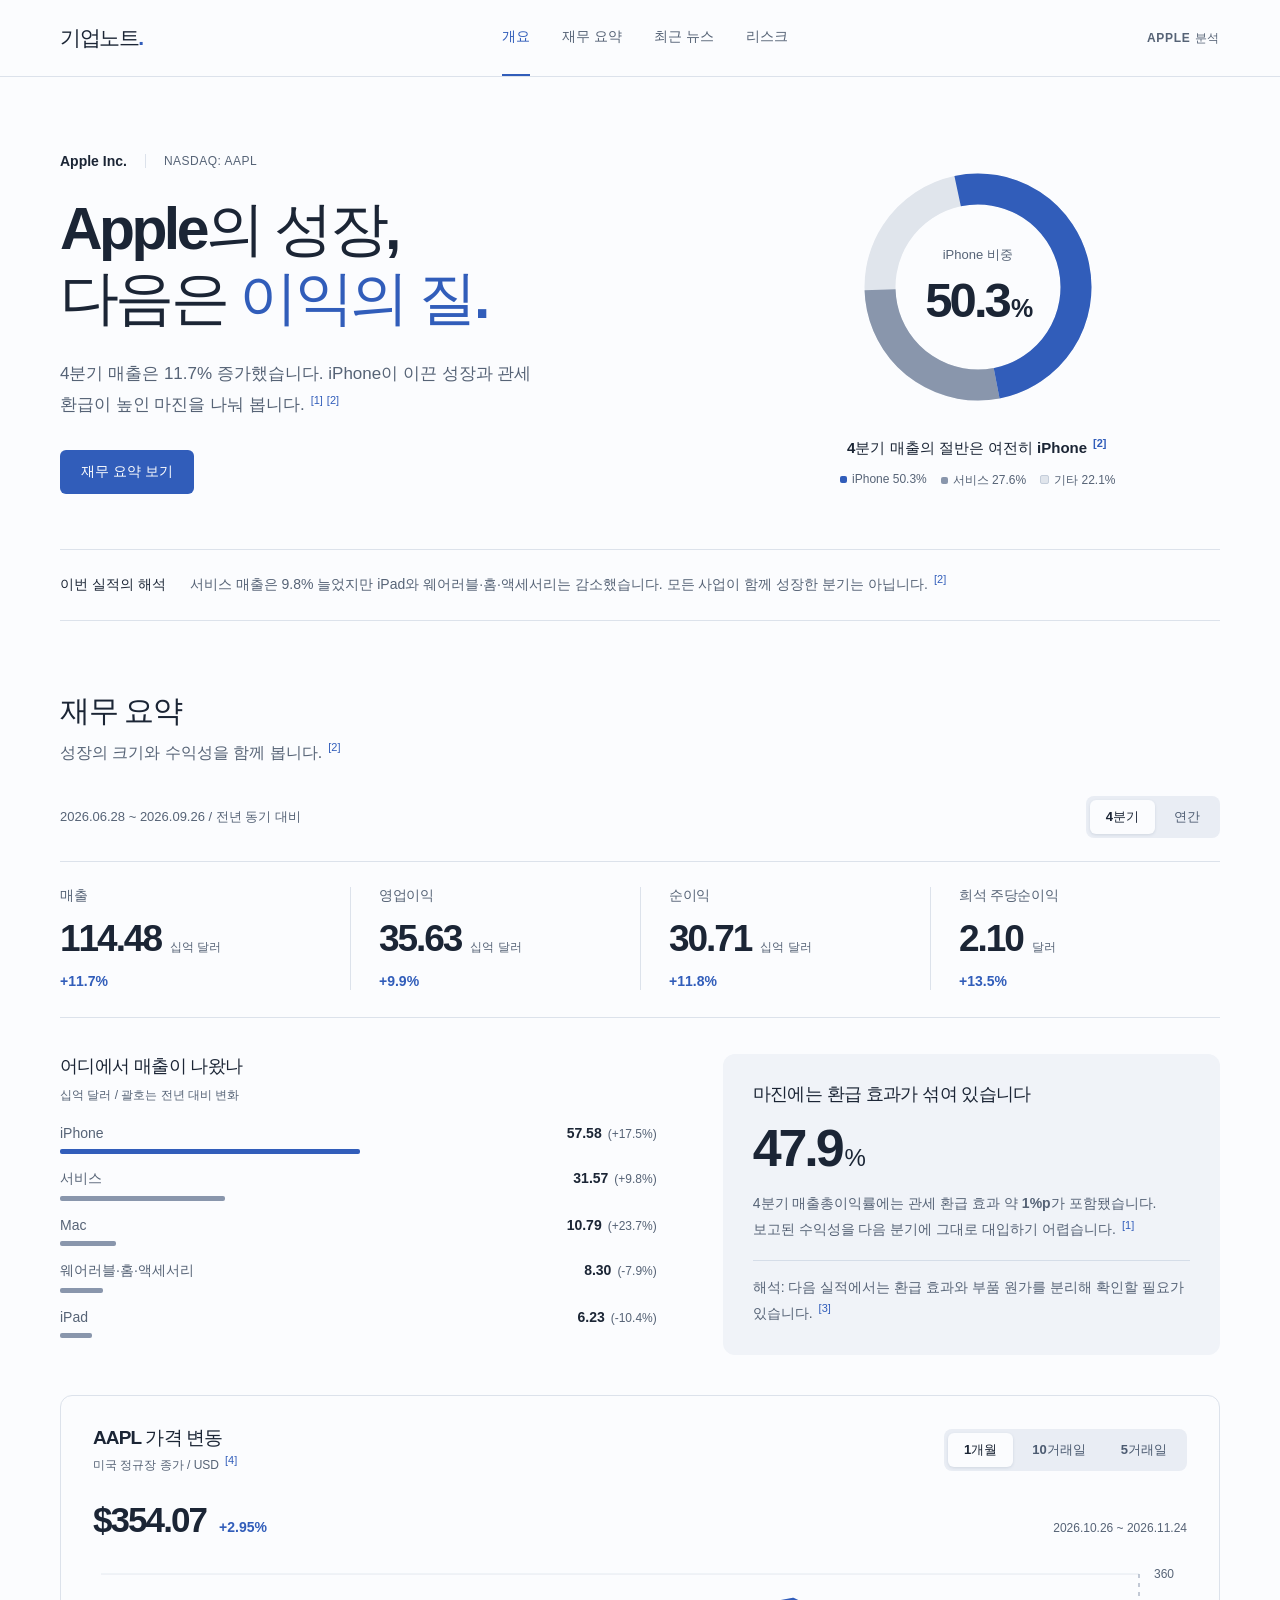
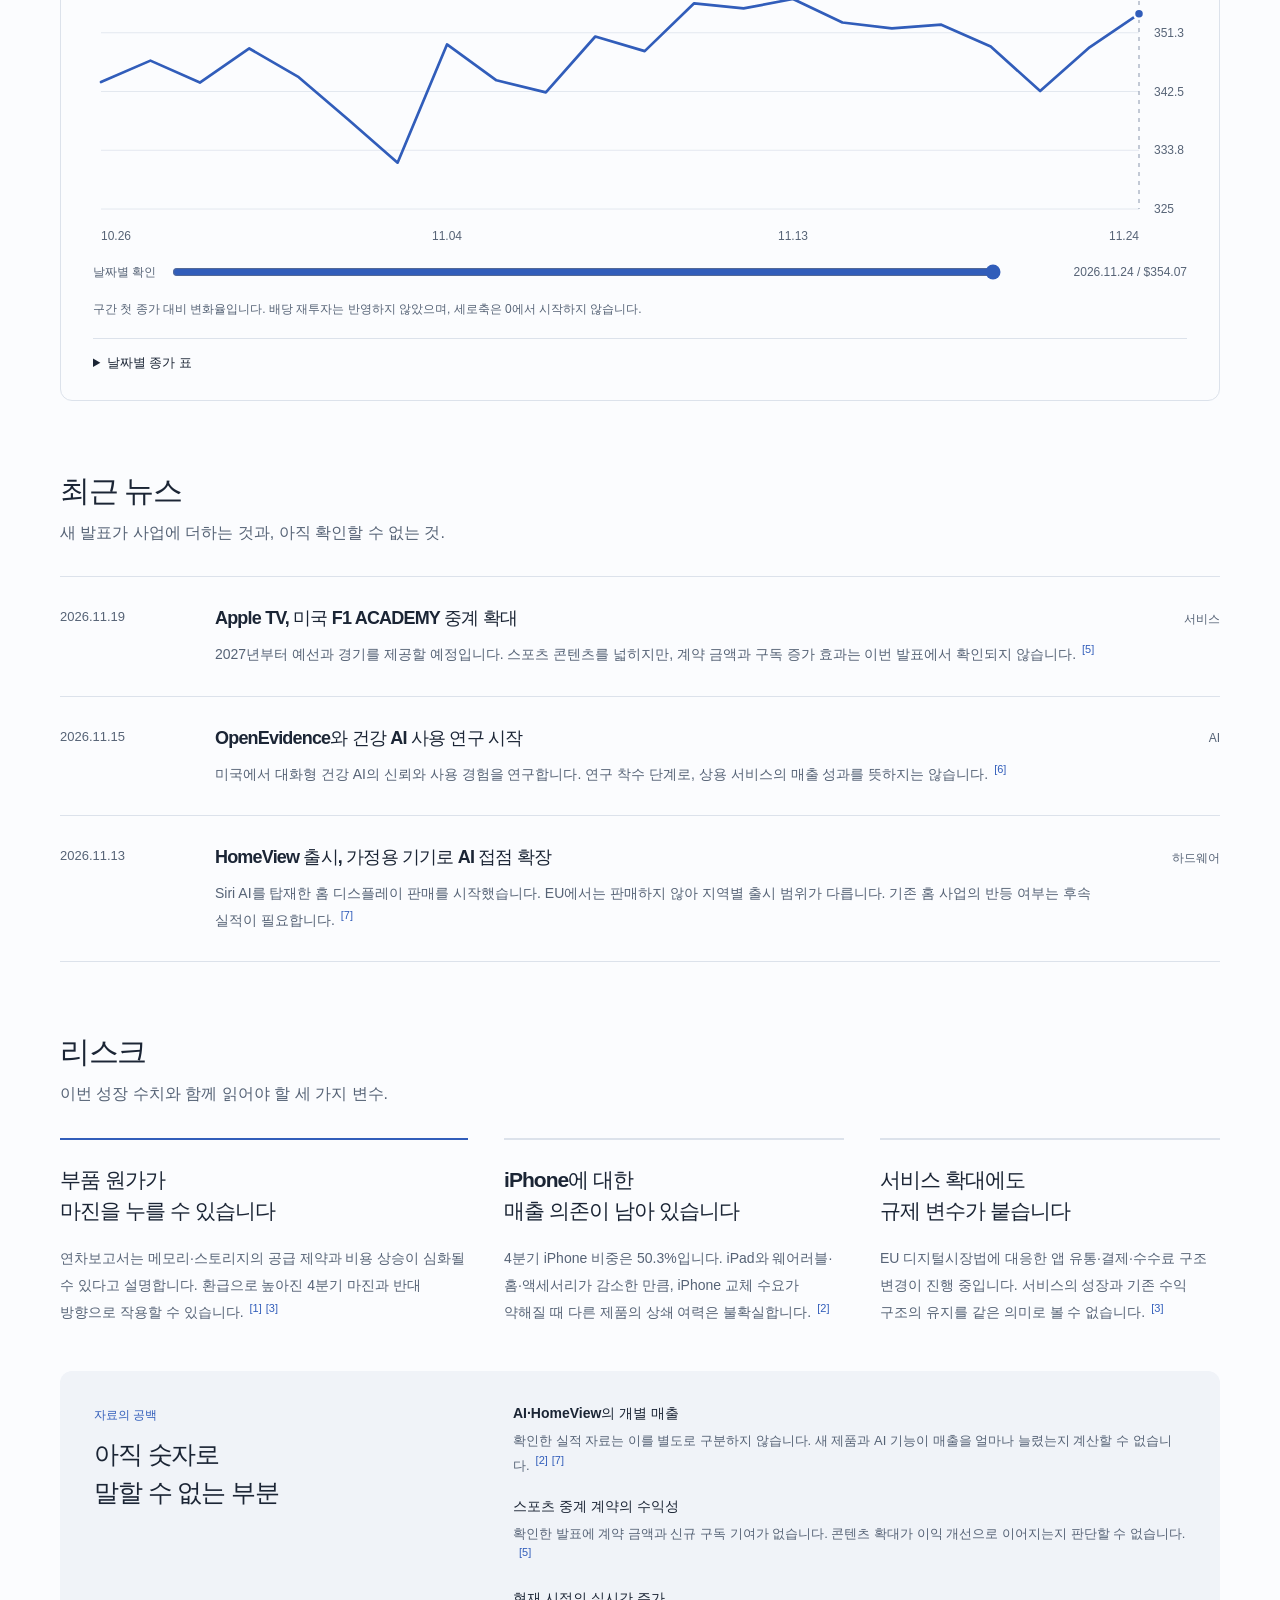
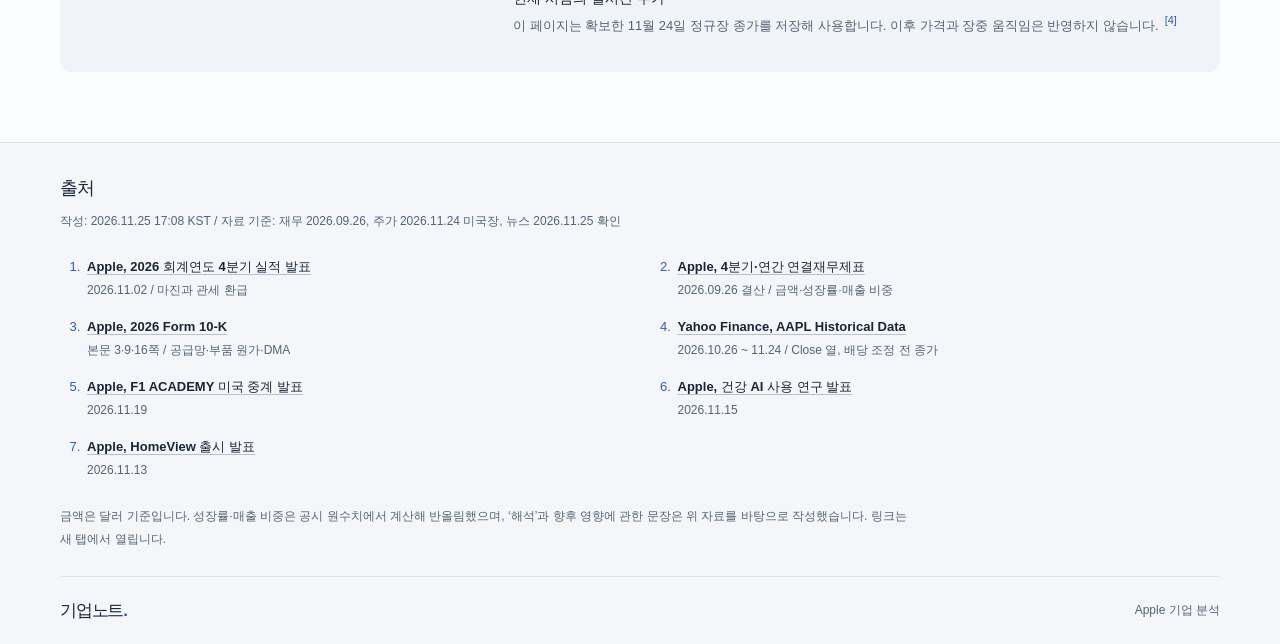
<file: example1125/index.html>
<!doctype html>
<html lang="ko">
<head>
  <meta charset="utf-8">
  <meta name="viewport" content="width=device-width, initial-scale=1">
  <meta name="description" content="Apple의 2026년 4분기 실적, 실제 종가 추이, 최근 발표와 사업 리스크를 살펴보는 기업 분석 페이지.">
  <meta name="color-scheme" content="light">
  <title>Apple 분석 | 기업노트</title>
  <link rel="icon" href="data:,">
  <link rel="stylesheet" href="styles.css">
  <script src="data.js" defer></script>
  <script src="app.js" defer></script>
</head>
<body>
  <a class="skip-link" href="#main">본문 바로가기</a>
  <header class="site-header">
    <div class="header-inner">
      <a class="wordmark" href="#overview" aria-label="기업노트, 개요로 이동">기업노트<span>.</span></a>
      <nav aria-label="본문 탐색">
        <a href="#overview" aria-current="location">개요</a>
        <a href="#financials">재무 요약</a>
        <a href="#news">최근 뉴스</a>
        <a href="#risks">리스크</a>
      </nav>
      <span class="header-caption">APPLE 분석</span>
    </div>
  </header>

  <main id="main" class="page">
    <section id="overview" class="overview" aria-labelledby="page-title">
      <div class="hero-copy">
        <p class="eyebrow"><strong>Apple Inc.</strong><span>NASDAQ: AAPL</span></p>
        <h1 id="page-title">Apple의 성장,<br>다음은 <span>이익의 질.</span></h1>
        <p class="hero-description">4분기 매출은 11.7% 증가했습니다. iPhone이 이끈 성장과 관세 환급이 높인 마진을 나눠 봅니다.<sup><a href="#source-1" aria-label="출처 1">[1]</a><a href="#source-2" aria-label="출처 2">[2]</a></sup></p>
        <a class="primary-link" href="#financials">재무 요약 보기</a>
      </div>
      <figure class="revenue-figure">
        <div class="donut-wrap">
          <svg class="donut" viewBox="0 0 260 260" role="img" aria-labelledby="donut-title donut-desc">
            <title id="donut-title">2026 회계연도 4분기 매출 구성</title>
            <desc id="donut-desc">iPhone 50.3%, 서비스 27.6%, 기타 제품 22.1%. 합계 1,144.77억 달러.</desc>
            <circle cx="130" cy="130" r="98" fill="none" stroke="#e0e5ec" stroke-width="31" />
            <circle cx="130" cy="130" r="98" fill="none" stroke="#8996ac" stroke-width="31" pathLength="100" stroke-dasharray="27.58 72.42" stroke-dashoffset="-50.3" transform="rotate(-90 130 130)" />
            <circle cx="130" cy="130" r="98" fill="none" stroke="#315dba" stroke-width="31" pathLength="100" stroke-dasharray="50.3 49.7" transform="rotate(-90 130 130)" />
          </svg>
          <div class="donut-label" aria-hidden="true"><span>iPhone 비중</span><strong>50.3<span>%</span></strong></div>
        </div>
        <figcaption>4분기 매출의 절반은 여전히 iPhone<sup><a href="#source-2" aria-label="출처 2">[2]</a></sup></figcaption>
        <div class="donut-legend"><span class="legend-iphone">iPhone 50.3%</span><span class="legend-services">서비스 27.6%</span><span class="legend-other">기타 22.1%</span></div>
      </figure>
      <div class="overview-note">
        <p><strong>이번 실적의 해석</strong>서비스 매출은 9.8% 늘었지만 iPad와 웨어러블·홈·액세서리는 감소했습니다. 모든 사업이 함께 성장한 분기는 아닙니다.<sup><a href="#source-2" aria-label="출처 2">[2]</a></sup></p>
      </div>
    </section>

    <section id="financials" class="section financials" aria-labelledby="financials-title">
      <div class="section-heading">
        <h2 id="financials-title">재무 요약</h2>
        <p>성장의 크기와 수익성을 함께 봅니다.<sup><a href="#source-2" aria-label="출처 2">[2]</a></sup></p>
      </div>
      <div class="financial-toolbar">
        <p id="financial-period">2026.06.28 ~ 2026.09.26 / 전년 동기 대비</p>
        <div class="segmented" role="group" aria-label="재무 자료 기간">
          <button type="button" data-financial="quarter" aria-pressed="true">4분기</button>
          <button type="button" data-financial="annual" aria-pressed="false">연간</button>
        </div>
      </div>
      <div class="metrics" aria-live="polite" aria-atomic="true">
        <article class="metric"><h3>매출</h3><p><strong id="metric-revenue">114.48</strong><span>십억 달러</span></p><span id="growth-revenue" class="growth">+11.7%</span></article>
        <article class="metric"><h3>영업이익</h3><p><strong id="metric-operatingIncome">35.63</strong><span>십억 달러</span></p><span id="growth-operatingIncome" class="growth">+9.9%</span></article>
        <article class="metric"><h3>순이익</h3><p><strong id="metric-netIncome">30.71</strong><span>십억 달러</span></p><span id="growth-netIncome" class="growth">+11.8%</span></article>
        <article class="metric"><h3>희석 주당순이익</h3><p><strong id="metric-eps">2.10</strong><span>달러</span></p><span id="growth-eps" class="growth">+13.5%</span></article>
      </div>
      <div class="financial-detail">
        <div class="revenue-breakdown">
          <h3>어디에서 매출이 나왔나</h3>
          <p class="small-note">십억 달러 / 괄호는 전년 대비 변화</p>
          <div id="category-list"></div>
        </div>
        <aside class="margin-note" aria-labelledby="margin-title">
          <h3 id="margin-title">마진에는 환급 효과가 섞여 있습니다</h3>
          <p class="margin-value"><strong>47.9</strong><span>%</span></p>
          <p>4분기 매출총이익률에는 관세 환급 효과 약 <strong>1%p</strong>가 포함됐습니다. 보고된 수익성을 다음 분기에 그대로 대입하기 어렵습니다.<sup><a href="#source-1" aria-label="출처 1">[1]</a></sup></p>
          <p class="interpretation">해석: 다음 실적에서는 환급 효과와 부품 원가를 분리해 확인할 필요가 있습니다.<sup><a href="#source-3" aria-label="출처 3">[3]</a></sup></p>
        </aside>
      </div>

      <figure class="price-panel" aria-labelledby="price-title">
        <div class="price-topline">
          <div><h3 id="price-title">AAPL 가격 변동</h3><p class="small-note">미국 정규장 종가 / USD<sup><a href="#source-4" aria-label="출처 4">[4]</a></sup></p></div>
          <div class="segmented" role="group" aria-label="주가 차트 기간">
            <button type="button" data-range="22" aria-pressed="true">1개월</button>
            <button type="button" data-range="10" aria-pressed="false">10거래일</button>
            <button type="button" data-range="5" aria-pressed="false">5거래일</button>
          </div>
        </div>
        <div class="price-summary"><strong>$354.07</strong><span id="price-return">+2.95%</span><span id="price-period">2026.10.26 ~ 2026.11.24</span></div>
        <div class="chart-container">
          <svg id="price-chart" viewBox="0 0 960 300" role="img" aria-labelledby="chart-title chart-desc">
            <title id="chart-title">AAPL 정규장 종가 추이</title>
            <desc id="chart-desc">2026년 10월 26일 343.91달러에서 11월 24일 354.07달러로 2.95% 상승했습니다. 아래 종가 표에서 날짜별 값을 확인할 수 있습니다.</desc>
          </svg>
          <div class="chart-tooltip" id="chart-tooltip" aria-hidden="true" hidden></div>
        </div>
        <div class="chart-selection"><label for="price-cursor">날짜별 확인</label><input id="price-cursor" type="range" min="0" max="21" value="21" aria-describedby="selected-price"><output id="selected-price" for="price-cursor" aria-live="polite">2026.11.24 / $354.07</output></div>
        <figcaption class="chart-caption">구간 첫 종가 대비 변화율입니다. 배당 재투자는 반영하지 않았으며, 세로축은 0에서 시작하지 않습니다.</figcaption>
        <details class="price-data"><summary>날짜별 종가 표</summary><div class="table-wrap"><table><caption id="price-table-caption">선택한 기간의 AAPL 정규장 종가</caption><thead><tr><th scope="col">날짜</th><th scope="col">종가 (USD)</th></tr></thead><tbody id="price-table-body"></tbody></table></div></details>
      </figure>
      <noscript><p class="noscript-note">차트와 기간 선택은 JavaScript가 필요합니다. 기본 4분기 실적은 위에서 확인할 수 있습니다.</p></noscript>
    </section>

    <section id="news" class="section news" aria-labelledby="news-title">
      <div class="section-heading"><h2 id="news-title">최근 뉴스</h2><p>새 발표가 사업에 더하는 것과, 아직 확인할 수 없는 것.</p></div>
      <div class="news-list">
        <article class="news-item"><time datetime="2026-11-19">2026.11.19</time><div><h3>Apple TV, 미국 F1 ACADEMY 중계 확대</h3><p>2027년부터 예선과 경기를 제공할 예정입니다. 스포츠 콘텐츠를 넓히지만, 계약 금액과 구독 증가 효과는 이번 발표에서 확인되지 않습니다.<sup><a href="#source-5" aria-label="출처 5">[5]</a></sup></p></div><span class="news-topic">서비스</span></article>
        <article class="news-item"><time datetime="2026-11-15">2026.11.15</time><div><h3>OpenEvidence와 건강 AI 사용 연구 시작</h3><p>미국에서 대화형 건강 AI의 신뢰와 사용 경험을 연구합니다. 연구 착수 단계로, 상용 서비스의 매출 성과를 뜻하지는 않습니다.<sup><a href="#source-6" aria-label="출처 6">[6]</a></sup></p></div><span class="news-topic">AI</span></article>
        <article class="news-item"><time datetime="2026-11-13">2026.11.13</time><div><h3>HomeView 출시, 가정용 기기로 AI 접점 확장</h3><p>Siri AI를 탑재한 홈 디스플레이 판매를 시작했습니다. EU에서는 판매하지 않아 지역별 출시 범위가 다릅니다. 기존 홈 사업의 반등 여부는 후속 실적이 필요합니다.<sup><a href="#source-7" aria-label="출처 7">[7]</a></sup></p></div><span class="news-topic">하드웨어</span></article>
      </div>
    </section>

    <section id="risks" class="section risks" aria-labelledby="risks-title">
      <div class="section-heading"><h2 id="risks-title">리스크</h2><p>이번 성장 수치와 함께 읽어야 할 세 가지 변수.</p></div>
      <div class="risk-list">
        <article><h3>부품 원가가<br>마진을 누를 수 있습니다</h3><p>연차보고서는 메모리·스토리지의 공급 제약과 비용 상승이 심화될 수 있다고 설명합니다. 환급으로 높아진 4분기 마진과 반대 방향으로 작용할 수 있습니다.<sup><a href="#source-1" aria-label="출처 1">[1]</a><a href="#source-3" aria-label="출처 3">[3]</a></sup></p></article>
        <article><h3>iPhone에 대한<br>매출 의존이 남아 있습니다</h3><p>4분기 iPhone 비중은 50.3%입니다. iPad와 웨어러블·홈·액세서리가 감소한 만큼, iPhone 교체 수요가 약해질 때 다른 제품의 상쇄 여력은 불확실합니다.<sup><a href="#source-2" aria-label="출처 2">[2]</a></sup></p></article>
        <article><h3>서비스 확대에도<br>규제 변수가 붙습니다</h3><p>EU 디지털시장법에 대응한 앱 유통·결제·수수료 구조 변경이 진행 중입니다. 서비스의 성장과 기존 수익 구조의 유지를 같은 의미로 볼 수 없습니다.<sup><a href="#source-3" aria-label="출처 3">[3]</a></sup></p></article>
      </div>
      <aside class="missing-data" aria-labelledby="missing-title">
        <div><span class="missing-label">자료의 공백</span><h3 id="missing-title">아직 숫자로<br>말할 수 없는 부분</h3></div>
        <dl>
          <div><dt>AI·HomeView의 개별 매출</dt><dd>확인한 실적 자료는 이를 별도로 구분하지 않습니다. 새 제품과 AI 기능이 매출을 얼마나 늘렸는지 계산할 수 없습니다.<sup><a href="#source-2" aria-label="출처 2">[2]</a><a href="#source-7" aria-label="출처 7">[7]</a></sup></dd></div>
          <div><dt>스포츠 중계 계약의 수익성</dt><dd>확인한 발표에 계약 금액과 신규 구독 기여가 없습니다. 콘텐츠 확대가 이익 개선으로 이어지는지 판단할 수 없습니다.<sup><a href="#source-5" aria-label="출처 5">[5]</a></sup></dd></div>
          <div><dt>현재 시점의 실시간 주가</dt><dd>이 페이지는 확보한 11월 24일 정규장 종가를 저장해 사용합니다. 이후 가격과 장중 움직임은 반영하지 않습니다.<sup><a href="#source-4" aria-label="출처 4">[4]</a></sup></dd></div>
        </dl>
      </aside>
    </section>
  </main>

  <footer class="sources-footer">
    <div class="page">
      <div class="sources-heading"><h2>출처</h2><p>작성: 2026.11.25 17:08 KST / 자료 기준: 재무 2026.09.26, 주가 2026.11.24 미국장, 뉴스 2026.11.25 확인</p></div>
      <ol class="sources-list">
        <li id="source-1"><a href="https://www.apple.com/newsroom/2026/11/apple-reports-fourth-quarter-results/" target="_blank" rel="noopener noreferrer">Apple, 2026 회계연도 4분기 실적 발표</a><span>2026.11.02 / 마진과 관세 환급</span></li>
        <li id="source-2"><a href="https://www.apple.com/newsroom/pdfs/fy2026q4/FY26_Q4_Consolidated_Financial_Statements.pdf" target="_blank" rel="noopener noreferrer">Apple, 4분기·연간 연결재무제표</a><span>2026.09.26 결산 / 금액·성장률·매출 비중</span></li>
        <li id="source-3"><a href="https://s2.q4cdn.com/470004039/files/doc_earnings/2026/q4/filing/10K-Q4-2026-as-filed.pdf" target="_blank" rel="noopener noreferrer">Apple, 2026 Form 10-K</a><span>본문 3·9·16쪽 / 공급망·부품 원가·DMA</span></li>
        <li id="source-4"><a href="https://finance.yahoo.com/quote/AAPL/history/" target="_blank" rel="noopener noreferrer">Yahoo Finance, AAPL Historical Data</a><span>2026.10.26 ~ 11.24 / Close 열, 배당 조정 전 종가</span></li>
        <li id="source-5"><a href="https://www.apple.com/newsroom/2026/11/apple-tv-becomes-the-new-us-home-of-f1-academy-the-all-female-racing-series/" target="_blank" rel="noopener noreferrer">Apple, F1 ACADEMY 미국 중계 발표</a><span>2026.11.19</span></li>
        <li id="source-6"><a href="https://www.apple.com/newsroom/2026/11/apple-launches-research-study-to-explore-the-use-of-ai-for-health/" target="_blank" rel="noopener noreferrer">Apple, 건강 AI 사용 연구 발표</a><span>2026.11.15</span></li>
        <li id="source-7"><a href="https://www.apple.com/newsroom/2026/11/apple-homeview-available-today/" target="_blank" rel="noopener noreferrer">Apple, HomeView 출시 발표</a><span>2026.11.13</span></li>
      </ol>
      <p class="method-note">금액은 달러 기준입니다. 성장률·매출 비중은 공시 원수치에서 계산해 반올림했으며, ‘해석’과 향후 영향에 관한 문장은 위 자료를 바탕으로 작성했습니다. 링크는 새 탭에서 열립니다.</p>
      <div class="footer-bottom"><span class="wordmark">기업노트<span>.</span></span><span>Apple 기업 분석</span></div>
    </div>
  </footer>
</body>
</html>
</file>
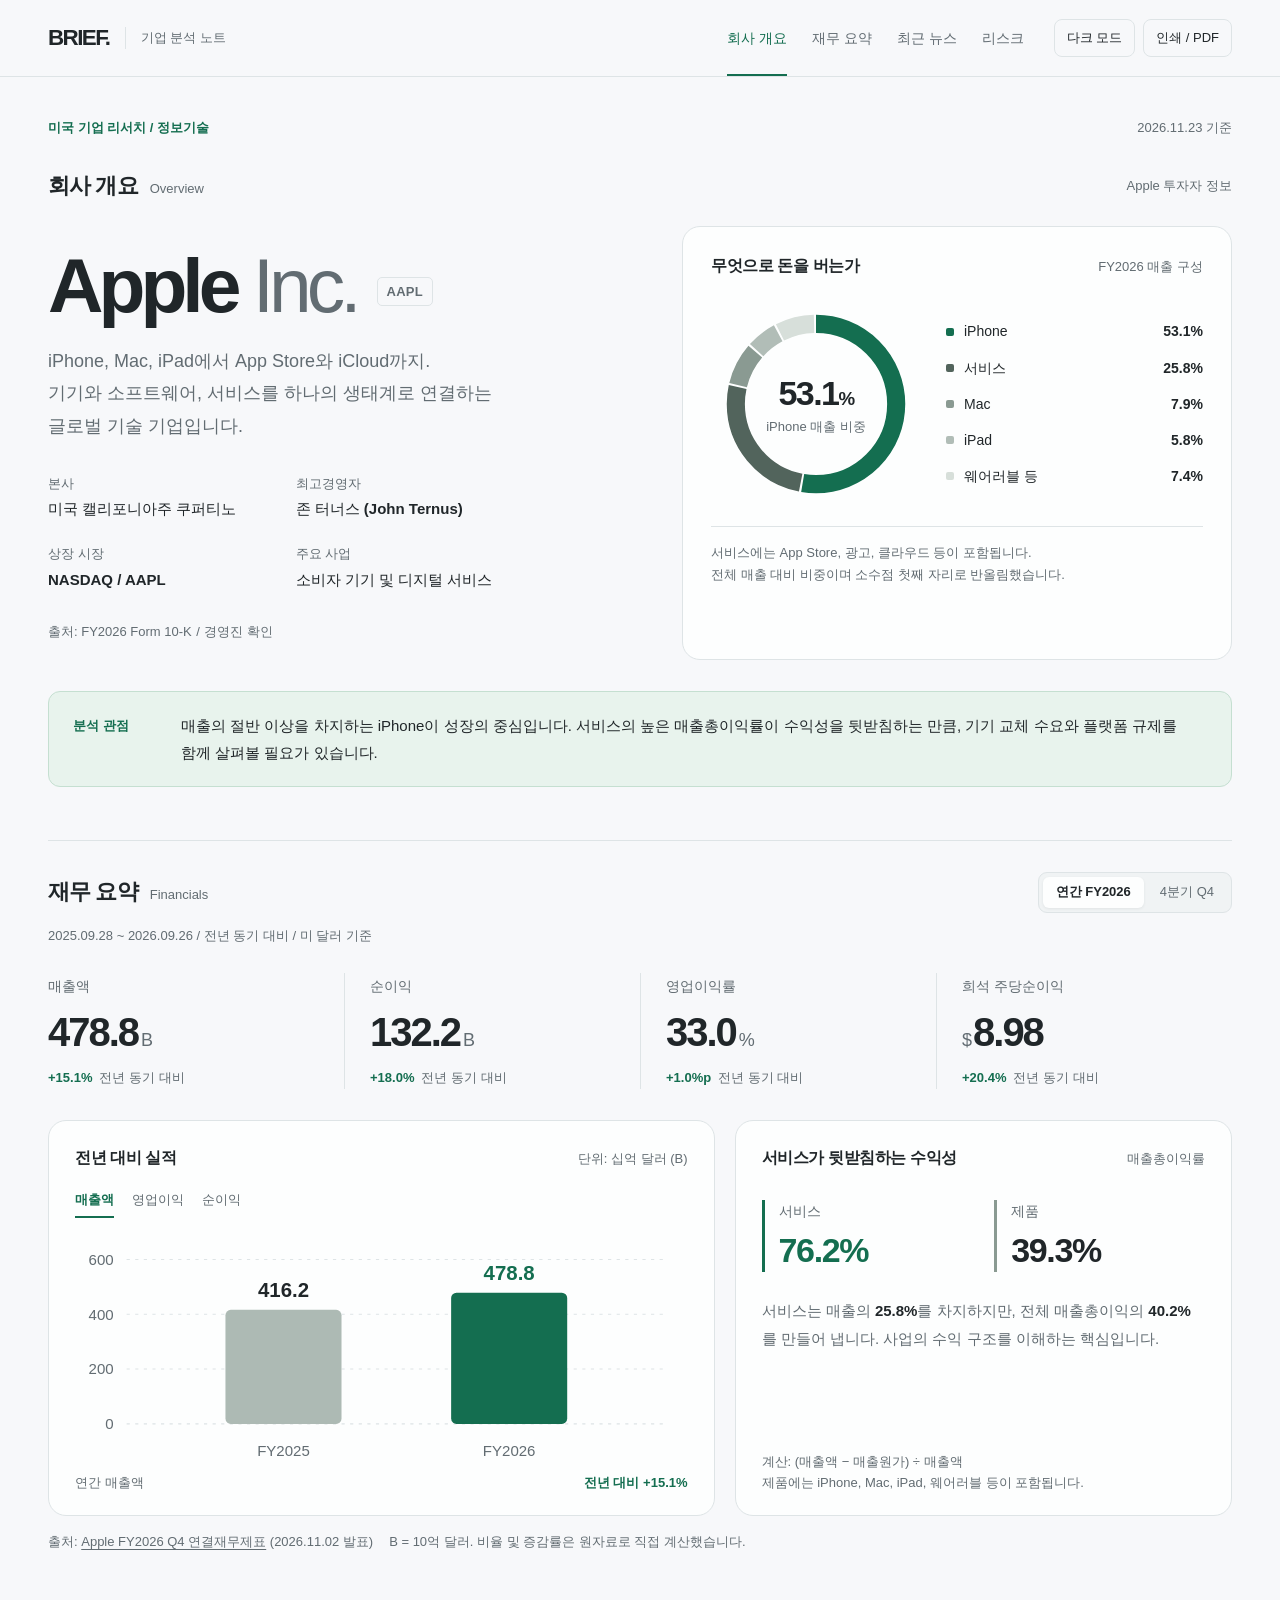
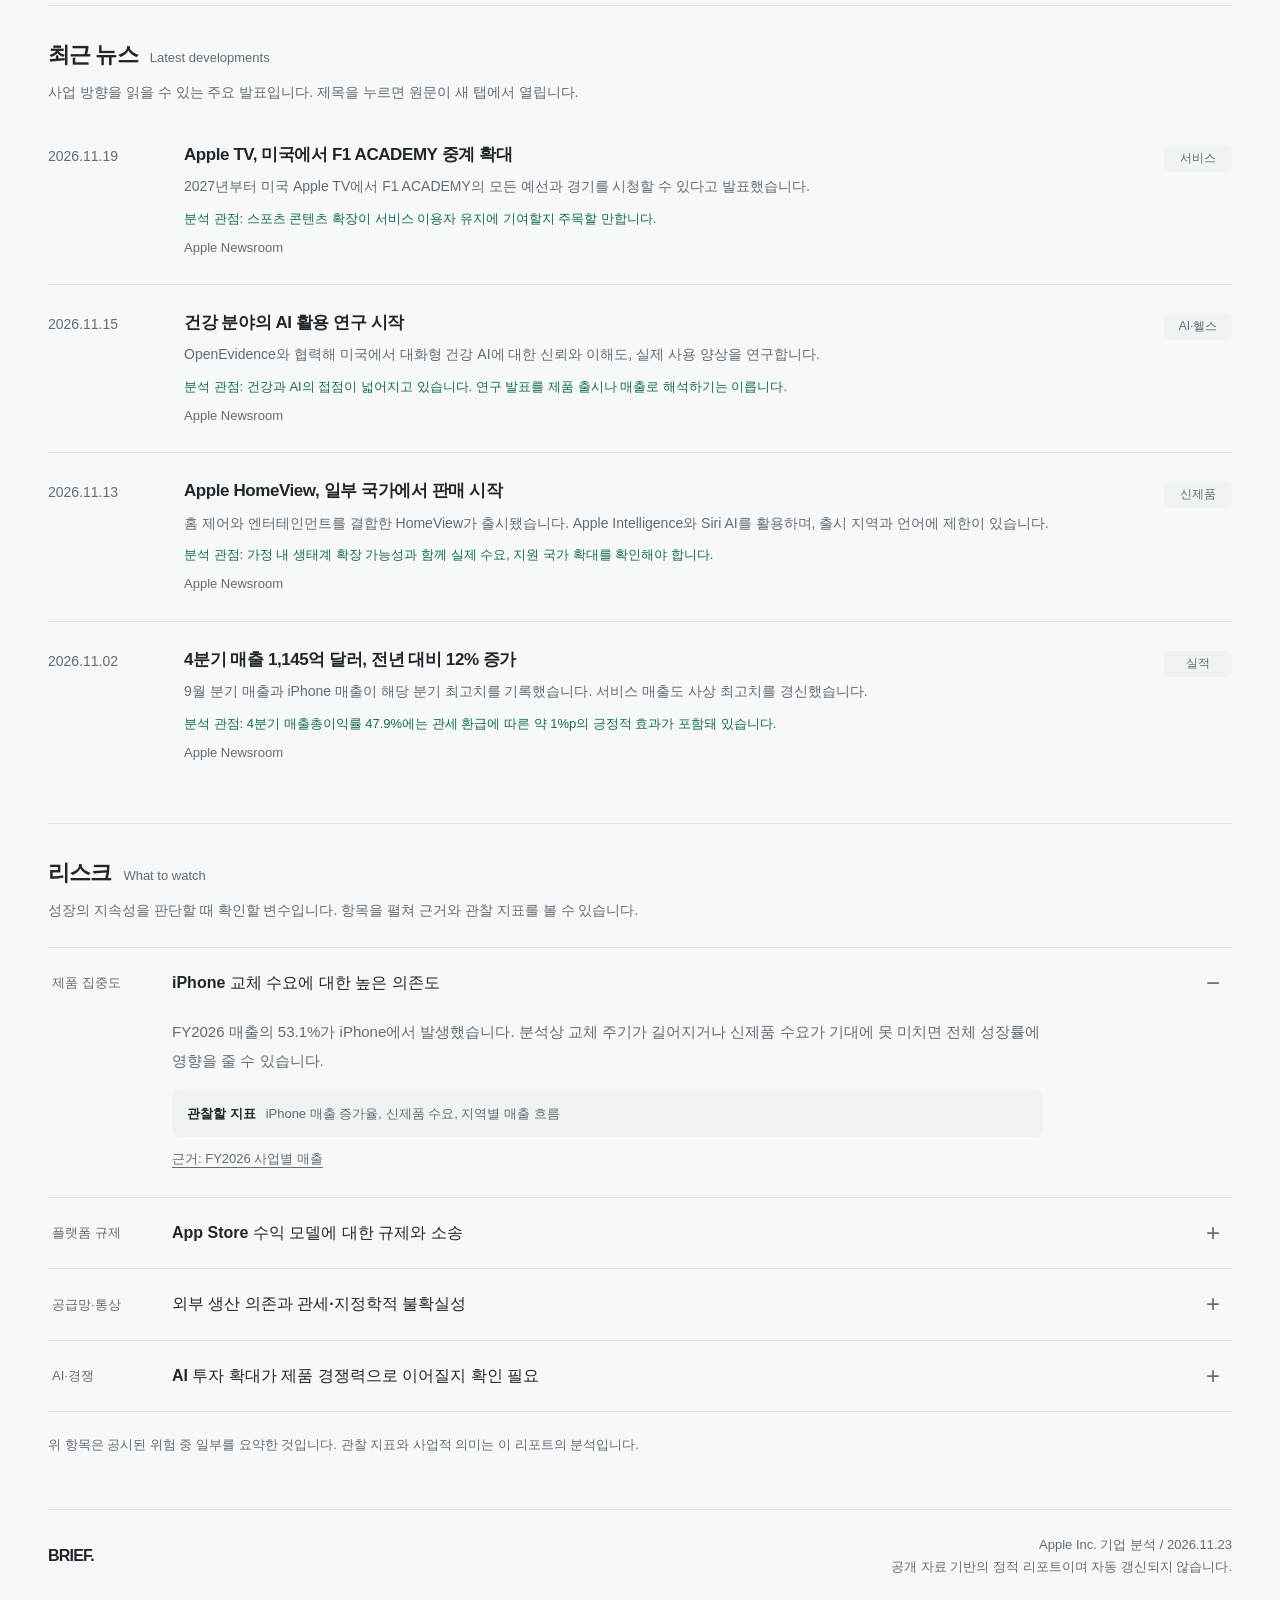
<file: compare-bb/apple-analysis.html>
<!DOCTYPE html>
<html lang="ko">
<head>
  <meta charset="UTF-8">
  <meta name="viewport" content="width=device-width, initial-scale=1">
  <meta name="color-scheme" content="light dark">
  <meta name="description" content="Apple Inc.의 회사 개요, 2026 회계연도 재무 요약, 최근 뉴스와 주요 리스크를 한눈에 살펴보는 기업 분석 리포트.">
  <title>Apple Inc. | 기업 분석 노트</title>
  <script>
    try {
      const savedTheme = localStorage.getItem('apple-report-theme');
      if (savedTheme === 'light' || savedTheme === 'dark') document.documentElement.dataset.theme = savedTheme;
    } catch (_) { /* 로컬 파일의 저장소 접근이 제한되어도 기본 테마로 표시합니다. */ }
  </script>
  <style>
    /* Editorial research report. Native CSS; no external assets or dependencies.
       DESIGN_VARIANCE: 5 / MOTION_INTENSITY: 2 / VISUAL_DENSITY: 5.
       Radius: panels 18px, controls 8px, tags 5px. Layer 10: sticky header. */
    :root {
      color-scheme: light;
      --page: #f7f8fa;
      --surface: #fdfefe;
      --subtle: #f0f3f4;
      --text: #202629;
      --muted: #626c72;
      --line: #dee4e6;
      --accent: #146e50;
      --accent-soft: #e8f3ed;
      --accent-line: #c5dfd1;
      --ring-2: #52645c;
      --ring-3: #8a9a92;
      --ring-4: #b1bdb7;
      --ring-5: #d7dfda;
      --prior: #adbab4;
      --header: rgba(247, 248, 250, .96);
      --font: -apple-system, BlinkMacSystemFont, "Apple SD Gothic Neo", "Malgun Gothic", "Segoe UI", sans-serif;
    }
    @media (prefers-color-scheme: dark) {
      :root:not([data-theme="light"]) {
        color-scheme: dark;
        --page: #141a18; --surface: #1b2220; --subtle: #232c28;
        --text: #edf1ee; --muted: #abb7af; --line: #344039;
        --accent: #7ed5ac; --accent-soft: #233c30; --accent-line: #3f6853;
        --ring-2: #abc3b5; --ring-3: #7e998b; --ring-4: #587264; --ring-5: #3a5145;
        --prior: #5d7769; --header: rgba(20, 26, 24, .96);
      }
    }
    :root[data-theme="dark"] {
      color-scheme: dark;
      --page: #141a18; --surface: #1b2220; --subtle: #232c28;
      --text: #edf1ee; --muted: #abb7af; --line: #344039;
      --accent: #7ed5ac; --accent-soft: #233c30; --accent-line: #3f6853;
      --ring-2: #abc3b5; --ring-3: #7e998b; --ring-4: #587264; --ring-5: #3a5145;
      --prior: #5d7769; --header: rgba(20, 26, 24, .96);
    }
    * { box-sizing: border-box; }
    html { scroll-behavior: smooth; }
    body { margin: 0; background: var(--page); color: var(--text); font: 400 1rem/1.65 var(--font); -webkit-font-smoothing: antialiased; }
    a { color: inherit; text-decoration: none; }
    button, a, summary { -webkit-tap-highlight-color: transparent; }
    button { font: inherit; color: inherit; cursor: pointer; }
    button:active { transform: translateY(1px); }
    a:focus-visible, button:focus-visible, summary:focus-visible { outline: 3px solid var(--accent); outline-offset: 5px; }
    button:disabled { cursor: default; }
    ::selection { color: var(--text); background: var(--accent-line); }
    h1, h2, h3, p, figure, dl, dd { margin: 0; }
    h1, h2, h3 { font-weight: 650; }
    .shell { width: min(1184px, calc(100% - 80px)); margin-inline: auto; }
    .skip-link { position: fixed; top: -80px; left: 20px; padding: 10px 20px; background: var(--surface); z-index: 20; }
    .skip-link:focus { top: 12px; }
    .topbar { position: sticky; top: 0; z-index: 10; background: var(--header); border-bottom: 1px solid var(--line); }
    .topbar-inner { min-height: 76px; display: flex; align-items: center; gap: 30px; }
    .brand { display: flex; align-items: center; gap: 15px; flex-shrink: 0; }
    .brand-word { font-size: 1.4rem; font-weight: 800; letter-spacing: -.07em; }
    .brand-caption { padding-left: 15px; border-left: 1px solid var(--line); color: var(--muted); font-size: .8125rem; }
    .main-nav { display: flex; gap: 25px; margin-left: auto; white-space: nowrap; }
    .main-nav a { font-size: .875rem; color: var(--muted); position: relative; padding-block: 27px 24px; border-bottom: 2px solid transparent; }
    .main-nav a:hover, .main-nav a[aria-current="location"] { color: var(--accent); border-bottom-color: var(--accent); }
    .header-actions { display: flex; align-items: center; gap: 8px; }
    .quiet-button { background: transparent; border: 1px solid var(--line); padding: 7px 12px; font-size: .8125rem; border-radius: 8px; white-space: nowrap; }
    .quiet-button:hover { background: var(--subtle); border-color: var(--muted); }
    main { padding-top: 40px; }
    .report-meta { display: flex; justify-content: space-between; align-items: center; gap: 16px; margin-bottom: 29px; font-size: .8125rem; color: var(--muted); }
    .report-meta .category { color: var(--accent); font-weight: 600; }
    .report-meta time { font-variant-numeric: tabular-nums; }
    section { scroll-margin-top: 110px; }
    .section-heading { display: flex; justify-content: space-between; align-items: center; gap: 16px; margin-bottom: 22px; }
    h2 { font-size: 1.375rem; letter-spacing: -.04em; }
    .section-en { color: var(--muted); font-size: .8125rem; font-weight: 400; margin-left: 12px; letter-spacing: 0; }
    .source-link { display: inline-block; color: var(--muted); font-size: .8125rem; text-underline-offset: 4px; }
    .source-link:hover { color: var(--accent); text-decoration: underline; }
    .overview-layout { display: grid; grid-template-columns: 1.08fr 1fr; gap: 40px; }
    .company { padding: 18px 0 15px; }
    .company-title { display: flex; align-items: center; gap: 20px; margin-bottom: 18px; }
    h1 { font-size: clamp(3.5rem, 6vw, 5rem); line-height: 1.08; letter-spacing: -.065em; font-weight: 700; }
    h1 span { color: var(--muted); font-weight: 400; }
    .ticker { color: var(--muted); border: 1px solid var(--line); border-radius: 5px; font-size: .8125rem; font-weight: 600; padding: 3px 9px; letter-spacing: .02em; margin-top: 12px; }
    .company-description { font-size: 1.125rem; line-height: 1.8; color: var(--muted); max-width: 460px; word-break: keep-all; }
    .facts { display: grid; grid-template-columns: 1fr 1fr; gap: 21px 25px; margin-top: 31px; max-width: 470px; }
    .facts dt { font-size: .8125rem; color: var(--muted); margin-bottom: 3px; }
    .facts dd { font-size: .9375rem; font-weight: 550; word-break: keep-all; }
    .company-source { margin-top: 26px; }
    .mix-panel { background: var(--surface); border: 1px solid var(--line); border-radius: 18px; padding: 26px 28px 23px; }
    .panel-heading { display: flex; justify-content: space-between; gap: 12px; align-items: baseline; }
    h3 { font-size: 1rem; letter-spacing: -.025em; }
    .mini-label { color: var(--muted); font-size: .8125rem; white-space: nowrap; }
    .mix-body { display: grid; grid-template-columns: 210px 1fr; align-items: center; gap: 25px; margin-block: 20px 17px; }
    .donut { display: block; width: 100%; height: auto; transform: rotate(-90deg); }
    .donut circle { fill: none; stroke-width: 19; }
    .donut-wrap { position: relative; }
    .donut-center { position: absolute; inset: 0; display: flex; align-items: center; justify-content: center; flex-direction: column; pointer-events: none; }
    .donut-center strong { font-size: 2.125rem; letter-spacing: -.045em; font-weight: 650; line-height: 1.3; font-variant-numeric: tabular-nums; }
    .donut-center span { font-size: .8125rem; color: var(--muted); }
    .mix-legend { list-style: none; padding: 0; margin: 0; display: grid; gap: 13px; }
    .mix-legend li { display: grid; grid-template-columns: 9px 1fr auto; align-items: center; gap: 9px; font-size: .875rem; }
    .swatch { width: 8px; height: 8px; border-radius: 2px; background: var(--accent); }
    .mix-legend b { font-weight: 550; font-variant-numeric: tabular-nums; }
    .ring-2 { background: var(--ring-2); }
    .ring-3 { background: var(--ring-3); }
    .ring-4 { background: var(--ring-4); }
    .ring-5 { background: var(--ring-5); }
    .mix-caption { border-top: 1px solid var(--line); padding-top: 15px; font-size: .8125rem; color: var(--muted); }
    .thesis { margin-top: 31px; padding: 20px 24px; background: var(--accent-soft); border: 1px solid var(--accent-line); border-radius: 12px; display: grid; grid-template-columns: 88px 1fr; gap: 20px; align-items: start; }
    .thesis-label { font-size: .8125rem; color: var(--accent); font-weight: 650; padding-top: 3px; }
    .thesis p { color: var(--text); font-size: .9375rem; line-height: 1.8; word-break: keep-all; }
    .report-section { margin-top: 53px; padding-top: 31px; border-top: 1px solid var(--line); }
    .segmented { display: inline-flex; align-items: center; padding: 4px; border: 1px solid var(--line); border-radius: 9px; background: var(--subtle); gap: 3px; }
    .segmented button { border: 0; background: transparent; padding: 5px 13px; color: var(--muted); font-size: .8125rem; border-radius: 6px; line-height: 1.6; white-space: nowrap; }
    .segmented button[aria-pressed="true"] { background: var(--surface); color: var(--text); box-shadow: 0 1px 3px #20262912; font-weight: 600; }
    .segmented button:hover { color: var(--text); }
    .period-caption { color: var(--muted); font-size: .8125rem; margin-top: -10px; margin-bottom: 27px; }
    .metrics { display: grid; grid-template-columns: repeat(4, 1fr); margin-bottom: 31px; }
    .metric { padding: 2px 25px 1px; border-left: 1px solid var(--line); }
    .metric:first-child { border: 0; padding-left: 0; }
    .metric dt { font-size: .875rem; color: var(--muted); margin-bottom: 9px; }
    .metric-value { font-size: 2.5rem; line-height: 1.25; letter-spacing: -.05em; font-weight: 600; white-space: nowrap; font-variant-numeric: tabular-nums; }
    .metric-value .unit { font-size: 1.125rem; font-weight: 450; margin-left: 3px; color: var(--muted); }
    .change { display: flex; gap: 7px; flex-wrap: wrap; font-size: .8125rem; color: var(--muted); margin-top: 10px; }
    .change strong { color: var(--accent); font-weight: 600; }
    .change strong[data-negative="true"] { color: var(--text); }
    .finance-panels { display: grid; grid-template-columns: 1.34fr 1fr; gap: 20px; }
    .chart-panel, .profit-panel { border: 1px solid var(--line); border-radius: 18px; padding: 24px 26px 21px; background: var(--surface); min-width: 0; }
    .chart-tabs { display: flex; gap: 18px; margin-top: 17px; }
    .chart-tabs button { padding: 0 0 6px; border: 0; background: transparent; border-bottom: 2px solid transparent; color: var(--muted); font-size: .8125rem; }
    .chart-tabs button[aria-pressed="true"] { color: var(--accent); border-bottom-color: var(--accent); font-weight: 650; }
    .comparison-chart { display: block; width: 100%; height: auto; margin-top: 6px; overflow: visible; }
    .chart-grid { stroke: var(--line); stroke-dasharray: 3 5; stroke-width: 1; }
    .chart-text { fill: var(--muted); font-family: var(--font); font-size: 14px; }
    .chart-value { fill: var(--text); font-family: var(--font); font-size: 19px; font-weight: 600; }
    .chart-value-current { fill: var(--accent); }
    .chart-foot { display: flex; justify-content: space-between; align-items: center; gap: 12px; color: var(--muted); font-size: .8125rem; margin-top: 1px; }
    .chart-foot strong { color: var(--accent); font-weight: 600; }
    .profit-panel { display: flex; flex-direction: column; }
    .profit-comparison { display: grid; grid-template-columns: 1fr 1fr; gap: 22px; margin-top: 28px; }
    .profit-stat { padding-left: 14px; border-left: 3px solid var(--accent); }
    .profit-stat.secondary { border-color: var(--ring-3); }
    .profit-stat dt { font-size: .875rem; color: var(--muted); margin-bottom: 5px; }
    .profit-stat dd { font-size: 2.125rem; font-weight: 600; line-height: 1.3; letter-spacing: -.04em; font-variant-numeric: tabular-nums; }
    .profit-stat:first-child dd { color: var(--accent); }
    .profit-note { margin-top: 25px; font-size: .9375rem; color: var(--muted); line-height: 1.85; word-break: keep-all; }
    .profit-note b { color: var(--text); font-weight: 600; }
    .profit-foot { margin-top: auto; padding-top: 21px; font-size: .8125rem; color: var(--muted); }
    .finance-source { display: flex; flex-wrap: wrap; gap: 5px 16px; margin-top: 15px; color: var(--muted); font-size: .8125rem; }
    .finance-source a { text-decoration: underline; text-underline-offset: 3px; }
    .finance-source a:hover { color: var(--accent); }
    .news-heading { margin-bottom: 7px; }
    .section-description { color: var(--muted); font-size: .875rem; margin-bottom: 13px; }
    .news-list { margin: 0; padding: 0; list-style: none; }
    .news-item { display: grid; grid-template-columns: 110px 1fr 68px; align-items: start; gap: 26px; padding: 24px 0; border-bottom: 1px solid var(--line); }
    .news-item:last-child { border-bottom: 0; padding-bottom: 5px; }
    .news-date { padding-top: 4px; font-size: .875rem; color: var(--muted); font-variant-numeric: tabular-nums; }
    .news-content h3 { font-size: 1.0625rem; line-height: 1.65; margin-bottom: 5px; }
    .news-content p { font-size: .875rem; color: var(--muted); line-height: 1.85; word-break: keep-all; }
    .news-content .analysis { font-size: .8125rem; margin-top: 7px; color: var(--accent); }
    .news-link:hover h3 { color: var(--accent); text-decoration: underline; text-underline-offset: 5px; }
    .news-tag { font-size: .75rem; border-radius: 5px; background: var(--subtle); color: var(--muted); text-align: center; padding: 3px 7px; margin-top: 5px; white-space: nowrap; }
    .news-source { display: inline-block; font-size: .8125rem; color: var(--muted); margin-top: 6px; }
    .risks-header { margin-bottom: 7px; }
    .risk-list { margin-top: 25px; border-top: 1px solid var(--line); }
    .risk { border-bottom: 1px solid var(--line); }
    .risk summary { display: grid; grid-template-columns: 100px 1fr 30px; align-items: center; gap: 20px; cursor: pointer; padding: 22px 4px; list-style: none; }
    .risk summary::-webkit-details-marker { display: none; }
    .risk-category { color: var(--muted); font-size: .8125rem; }
    .risk-title { font-size: 1rem; font-weight: 550; word-break: keep-all; }
    .expand-sign { color: var(--muted); font-size: 1.5rem; line-height: 1; text-align: center; font-weight: 300; }
    .expand-sign::before { content: "+"; }
    .risk[open] .expand-sign::before { content: "−"; }
    .risk summary:hover .risk-title { color: var(--accent); }
    .risk-body { padding: 0 55px 25px 124px; max-width: 1050px; }
    .risk-body p { font-size: .9375rem; color: var(--muted); line-height: 1.9; word-break: keep-all; }
    .watch { padding: 12px 15px; background: var(--subtle); border-radius: 8px; margin-top: 15px; font-size: .8125rem; color: var(--muted); line-height: 1.8; }
    .watch strong { color: var(--text); font-weight: 600; margin-right: 10px; }
    .risk-body .source-link { margin-top: 11px; text-decoration: underline; }
    .closing-note { margin-top: 22px; font-size: .8125rem; color: var(--muted); }
    footer { margin-top: 54px; padding-block: 24px 32px; border-top: 1px solid var(--line); display: flex; justify-content: space-between; align-items: center; gap: 20px; color: var(--muted); font-size: .8125rem; }
    .footer-brand { color: var(--text); font-size: 1rem; font-weight: 750; letter-spacing: -.05em; }
    .footer-note { text-align: right; }
    .sr-only { position: absolute; width: 1px; height: 1px; padding: 0; margin: -1px; overflow: hidden; clip: rect(0, 0, 0, 0); white-space: nowrap; border: 0; }
    noscript p { padding: 15px; background: var(--accent-soft); border-radius: 8px; font-size: .875rem; }
    @media (max-width: 1100px) {
      .shell { width: calc(100% - 56px); }
      .topbar-inner { gap: 22px; }
      .brand-caption { display: none; }
      .main-nav { gap: 22px; }
      .overview-layout { gap: 24px; grid-template-columns: 1fr 1fr; }
      .mix-panel { padding: 24px 20px; }
      .mix-body { grid-template-columns: 175px 1fr; gap: 14px; }
      .mix-legend { gap: 11px; }
      .metric-value { font-size: 2.125rem; }
      .metric { padding-inline: 20px; }
      .profit-panel, .chart-panel { padding-inline: 22px; }
    }
    @media (max-width: 900px) {
      .overview-layout { grid-template-columns: 1fr; gap: 24px; }
      .company { padding-top: 8px; }
      .company-description { max-width: 650px; }
      .facts { grid-template-columns: repeat(4, 1fr); max-width: none; }
      .company-source { margin-top: 18px; }
      .mix-body { grid-template-columns: 205px 1fr; gap: 40px; margin: 12px 35px; }
      .mix-legend { gap: 15px; }
      .finance-panels { grid-template-columns: 1.1fr 1fr; }
      .profit-comparison { gap: 10px; }
      .profit-stat { padding-left: 10px; }
      .profit-stat dd { font-size: 1.875rem; }
      .metric { padding-inline: 15px; }
      .metric-value { font-size: 1.875rem; }
      .main-nav { gap: 20px; }
      .header-actions .print-button { display: none; }
    }
    @media (max-width: 767px) {
      .shell { width: calc(100% - 40px); }
      .topbar-inner { min-height: 64px; gap: 16px; flex-wrap: wrap; padding-top: 12px; }
      .brand-word { font-size: 1.25rem; }
      .header-actions { margin-left: auto; }
      .quiet-button { font-size: .75rem; padding: 5px 9px; }
      .main-nav { order: 3; flex-basis: 100%; justify-content: space-between; margin: -1px 0 0; gap: 15px; }
      .main-nav a { padding: 9px 0 11px; font-size: .8125rem; }
      section { scroll-margin-top: 130px; }
      main { padding-top: 24px; }
      .report-meta { font-size: .75rem; gap: 12px; margin-bottom: 23px; }
      .report-meta .category { max-width: 150px; }
      .report-meta time { white-space: nowrap; }
      .section-heading { margin-bottom: 19px; }
      h2 { font-size: 1.25rem; }
      .section-en { display: none; }
      .company-title { gap: 15px; margin-bottom: 17px; }
      h1 { font-size: 3.5rem; }
      .ticker { font-size: .75rem; }
      .company-description { font-size: 1rem; }
      .facts { grid-template-columns: 1fr 1fr; gap: 20px; margin-top: 25px; }
      .mix-panel { padding: 22px 20px; }
      .mix-body { grid-template-columns: 165px 1fr; gap: 18px; margin: 17px 0 20px; }
      .mix-legend { gap: 12px; }
      .mix-legend li { font-size: .8125rem; gap: 7px; }
      .donut-center strong { font-size: 1.875rem; }
      .donut-center span { font-size: .75rem; }
      .thesis { grid-template-columns: 1fr; gap: 7px; padding: 18px 20px; margin-top: 22px; }
      .thesis p { font-size: .875rem; }
      .report-section { margin-top: 36px; padding-top: 26px; }
      .segmented button { padding-inline: 10px; font-size: .75rem; }
      .period-caption { margin-top: -7px; line-height: 1.8; font-size: .75rem; margin-bottom: 23px; }
      .metrics { grid-template-columns: 1fr 1fr; gap: 26px 0; margin-bottom: 25px; }
      .metric { padding-left: 20px; }
      .metric:nth-child(3) { border-left: 0; padding-left: 0; }
      .metric dt { font-size: .8125rem; }
      .metric-value { font-size: 2.125rem; }
      .metric-value .unit { font-size: 1rem; }
      .change { gap: 5px; font-size: .75rem; }
      .finance-panels { grid-template-columns: 1fr; }
      .chart-panel, .profit-panel { padding: 22px 20px 20px; }
      .profit-comparison { margin-top: 23px; }
      .profit-stat dd { font-size: 2rem; }
      .profit-note { margin-top: 20px; }
      .profit-foot { padding-top: 18px; }
      .finance-source { font-size: .75rem; line-height: 1.9; }
      .news-item { grid-template-columns: 1fr auto; gap: 7px 15px; padding-block: 22px; }
      .news-date { grid-column: 1; font-size: .75rem; padding-top: 0; }
      .news-content { grid-column: 1 / -1; grid-row: 2; }
      .news-content h3 { font-size: 1rem; margin-bottom: 7px; }
      .news-tag { grid-column: 2; grid-row: 1; margin: 0; font-size: .6875rem; padding: 2px 7px; }
      .news-content p { font-size: .875rem; }
      .risk summary { grid-template-columns: 1fr 24px; gap: 5px 12px; padding: 19px 0; }
      .risk-category { grid-row: 1; font-size: .75rem; }
      .risk-title { grid-row: 2; font-size: .9375rem; }
      .expand-sign { grid-column: 2; grid-row: 1 / 3; }
      .risk-body { padding: 0 0 22px; }
      .risk-body p { font-size: .875rem; }
      .watch strong { display: block; margin-bottom: 3px; }
      footer { align-items: start; margin-top: 34px; padding-bottom: 25px; }
      .footer-note { font-size: .75rem; max-width: 240px; }
    }
    @media (max-width: 374px) {
      .shell { width: calc(100% - 32px); }
      .mix-body { grid-template-columns: 140px 1fr; gap: 12px; }
      .mix-panel { padding-inline: 15px; }
      .mix-legend li { font-size: .75rem; }
      .metric-value { font-size: 1.875rem; }
      h1 { font-size: 3rem; }
      .company-title { gap: 10px; }
    }
    @media (prefers-reduced-motion: reduce) { html { scroll-behavior: auto; } button:active { transform: none; } }
    @media print {
      :root { color-scheme: light; --page: #fff; --surface: #fff; --subtle: #f2f4f3; --text: #202629; --muted: #555f59; --line: #d9e0dc; --accent: #146e50; --accent-soft: #edf5ef; --accent-line: #c5dfd1; --ring-2: #52645c; --ring-3: #8a9a92; --ring-4: #b1bdb7; --ring-5: #d7dfda; --prior: #adbab4; }
      :root[data-theme="dark"] { --page: #fff; --surface: #fff; --subtle: #f2f4f3; --text: #202629; --muted: #555f59; --line: #d9e0dc; --accent: #146e50; --accent-soft: #edf5ef; --accent-line: #c5dfd1; --ring-2: #52645c; --ring-3: #8a9a92; --ring-4: #b1bdb7; --ring-5: #d7dfda; --prior: #adbab4; }
      @page { size: A4; margin: 14mm; }
      body { font-size: 10pt; print-color-adjust: exact; -webkit-print-color-adjust: exact; }
      .shell { width: 100%; }
      .topbar, .skip-link, .segmented, .chart-tabs, .expand-sign { display: none; }
      main { padding-top: 0; }
      .report-meta { margin-bottom: 15px; }
      .overview-layout { grid-template-columns: 1fr 1fr; gap: 20px; }
      h1 { font-size: 36pt; }
      .company-description { font-size: 10pt; }
      .facts { grid-template-columns: 1fr 1fr; gap: 12px; }
      .mix-panel { padding: 16px; }
      .mix-body { grid-template-columns: 130px 1fr; gap: 12px; margin: 14px 0; }
      .mix-legend { gap: 8px; }
      .mix-legend li { font-size: 9pt; }
      .donut-center strong { font-size: 22pt; }
      .donut-center span { font-size: 8pt; }
      .report-section { margin-top: 24px; padding-top: 20px; }
      .metrics { grid-template-columns: repeat(4, 1fr); gap: 0; }
      .metric:nth-child(3) { border-left: 1px solid var(--line); padding-left: 15px; }
      .metric-value { font-size: 23pt; }
      .finance-panels { grid-template-columns: 1.2fr 1fr; }
      .metric, .mix-panel, .thesis, .chart-panel, .profit-panel, .news-item, .risk { break-inside: avoid; }
      .profit-stat dd { font-size: 21pt; }
      .profit-note, .news-content p, .risk-body p { font-size: 9pt; }
      h2, h3, summary { break-after: avoid; }
      .risk summary { padding: 14px 0; }
      .risk-body { padding-bottom: 16px; }
      footer { margin-top: 24px; }
    }
  </style>
</head>
<body>
  <a class="skip-link" href="#main">본문 바로가기</a>
  <header class="topbar">
    <div class="shell topbar-inner">
      <a class="brand" href="#overview" aria-label="BRIEF 기업 분석 노트, 처음으로">
        <span class="brand-word">BRIEF.</span>
        <span class="brand-caption">기업 분석 노트</span>
      </a>
      <nav class="main-nav" aria-label="리포트 목차">
        <a href="#overview" aria-current="location">회사 개요</a>
        <a href="#financials">재무 요약</a>
        <a href="#news">최근 뉴스</a>
        <a href="#risks">리스크</a>
      </nav>
      <div class="header-actions">
        <button class="quiet-button" id="theme-toggle" type="button" aria-label="다크 모드로 전환">다크 모드</button>
        <button class="quiet-button print-button" id="print-button" type="button">인쇄 / PDF</button>
      </div>
    </div>
  </header>

  <main class="shell" id="main">
    <div class="report-meta">
      <span class="category">미국 기업 리서치 / 정보기술</span>
      <time datetime="2026-11-23">2026.11.23 기준</time>
    </div>

    <section id="overview" aria-labelledby="overview-title">
      <div class="section-heading">
        <h2 id="overview-title">회사 개요<span class="section-en" lang="en">Overview</span></h2>
        <a class="source-link" href="https://investor.apple.com/" target="_blank" rel="noopener noreferrer">Apple 투자자 정보</a>
      </div>
      <div class="overview-layout">
        <div class="company">
          <div class="company-title">
            <h1 lang="en">Apple<span> Inc.</span></h1>
            <span class="ticker">AAPL</span>
          </div>
          <p class="company-description">iPhone, Mac, iPad에서 App Store와 iCloud까지.<br>기기와 소프트웨어, 서비스를 하나의 생태계로 연결하는 글로벌 기술 기업입니다.</p>
          <dl class="facts">
            <div><dt>본사</dt><dd>미국 캘리포니아주 쿠퍼티노</dd></div>
            <div><dt>최고경영자</dt><dd>존 터너스 <span lang="en">(John Ternus)</span></dd></div>
            <div><dt>상장 시장</dt><dd>NASDAQ / AAPL</dd></div>
            <div><dt>주요 사업</dt><dd>소비자 기기 및 디지털 서비스</dd></div>
          </dl>
          <div class="company-source">
            <a class="source-link" href="https://d18rn0p25nwr6d.cloudfront.net/CIK-0000320193/02604af3-8474-4e86-a4e3-ee40435b42e7.html" target="_blank" rel="noopener noreferrer">출처: FY2026 Form 10-K</a>
            <span class="source-link" aria-hidden="true"> / </span>
            <a class="source-link" href="https://www.apple.com/newsroom/2026/11/apple-reports-fourth-quarter-results/" target="_blank" rel="noopener noreferrer">경영진 확인</a>
          </div>
        </div>
        <figure class="mix-panel" aria-labelledby="mix-title">
          <div class="panel-heading">
            <h3 id="mix-title">무엇으로 돈을 버는가</h3>
            <span class="mini-label">FY2026 매출 구성</span>
          </div>
          <div class="mix-body">
            <div class="donut-wrap">
              <svg class="donut" viewBox="0 0 220 220" role="img" aria-label="2026 회계연도 매출 구성: iPhone 53.1%, 서비스 25.8%, Mac 7.9%, iPad 5.8%, 웨어러블·홈·액세서리 7.4%.">
                <circle cx="110" cy="110" r="84" pathLength="100" stroke="var(--accent)" stroke-dasharray="52.666 47.334" stroke-dashoffset="0" />
                <circle cx="110" cy="110" r="84" pathLength="100" stroke="var(--ring-2)" stroke-dasharray="25.350 74.650" stroke-dashoffset="-53.066" />
                <circle cx="110" cy="110" r="84" pathLength="100" stroke="var(--ring-3)" stroke-dasharray="7.521 92.479" stroke-dashoffset="-78.816" />
                <circle cx="110" cy="110" r="84" pathLength="100" stroke="var(--ring-4)" stroke-dasharray="5.433 94.567" stroke-dashoffset="-86.737" />
                <circle cx="110" cy="110" r="84" pathLength="100" stroke="var(--ring-5)" stroke-dasharray="7.030 92.970" stroke-dashoffset="-92.570" />
              </svg>
              <div class="donut-center" aria-hidden="true"><strong>53.1<span style="font-size:.55em;color:inherit">%</span></strong><span>iPhone 매출 비중</span></div>
            </div>
            <ul class="mix-legend" aria-label="사업별 매출 비중">
              <li><span class="swatch" aria-hidden="true"></span><span lang="en">iPhone</span><b>53.1%</b></li>
              <li><span class="swatch ring-2" aria-hidden="true"></span><span>서비스</span><b>25.8%</b></li>
              <li><span class="swatch ring-3" aria-hidden="true"></span><span lang="en">Mac</span><b>7.9%</b></li>
              <li><span class="swatch ring-4" aria-hidden="true"></span><span lang="en">iPad</span><b>5.8%</b></li>
              <li><span class="swatch ring-5" aria-hidden="true"></span><span>웨어러블 등</span><b>7.4%</b></li>
            </ul>
          </div>
          <figcaption class="mix-caption">서비스에는 App Store, 광고, 클라우드 등이 포함됩니다.<br>전체 매출 대비 비중이며 소수점 첫째 자리로 반올림했습니다.</figcaption>
        </figure>
      </div>
      <aside class="thesis" aria-label="분석 관점">
        <span class="thesis-label">분석 관점</span>
        <p>매출의 절반 이상을 차지하는 iPhone이 성장의 중심입니다. 서비스의 높은 매출총이익률이 수익성을 뒷받침하는 만큼, 기기 교체 수요와 플랫폼 규제를 함께 살펴볼 필요가 있습니다.</p>
      </aside>
    </section>

    <section class="report-section" id="financials" aria-labelledby="financials-title">
      <div class="section-heading">
        <h2 id="financials-title">재무 요약<span class="section-en" lang="en">Financials</span></h2>
        <div class="segmented" role="group" aria-label="재무 조회 기간">
          <button type="button" data-period="annual" aria-pressed="true">연간 FY2026</button>
          <button type="button" data-period="quarter" aria-pressed="false">4분기 Q4</button>
        </div>
      </div>
      <p class="period-caption" id="period-caption">2025.09.28 ~ 2026.09.26 / 전년 동기 대비 / 미 달러 기준</p>
      <dl class="metrics" aria-label="주요 재무 지표">
        <div class="metric"><dt>매출액</dt><dd class="metric-value"><span id="revenue-value">478.8</span><span class="unit">B</span></dd><dd class="change"><strong id="revenue-change">+15.1%</strong><span>전년 동기 대비</span></dd></div>
        <div class="metric"><dt>순이익</dt><dd class="metric-value"><span id="income-value">132.2</span><span class="unit">B</span></dd><dd class="change"><strong id="income-change">+18.0%</strong><span>전년 동기 대비</span></dd></div>
        <div class="metric"><dt>영업이익률</dt><dd class="metric-value"><span id="margin-value">33.0</span><span class="unit">%</span></dd><dd class="change"><strong id="margin-change">+1.0%p</strong><span>전년 동기 대비</span></dd></div>
        <div class="metric"><dt>희석 주당순이익</dt><dd class="metric-value"><span class="unit" style="margin:0 3px 0 0">$</span><span id="eps-value">8.98</span></dd><dd class="change"><strong id="eps-change">+20.4%</strong><span>전년 동기 대비</span></dd></div>
      </dl>
      <div class="finance-panels">
        <figure class="chart-panel" aria-labelledby="chart-title">
          <div class="panel-heading"><h3 id="chart-title">전년 대비 실적</h3><span class="mini-label">단위: 십억 달러 (B)</span></div>
          <div class="chart-tabs" role="group" aria-label="차트 지표 선택">
            <button type="button" data-metric="revenue" aria-pressed="true">매출액</button>
            <button type="button" data-metric="operating" aria-pressed="false">영업이익</button>
            <button type="button" data-metric="income" aria-pressed="false">순이익</button>
          </div>
          <svg class="comparison-chart" id="comparison-chart" viewBox="0 0 570 230" role="img" aria-labelledby="comparison-title comparison-description">
            <title id="comparison-title">연간 매출액 비교</title>
            <desc id="comparison-description">FY2025 416.2 십억 달러, FY2026 478.8 십억 달러, 전년 대비 15.1% 증가.</desc>
            <g id="chart-content">
              <line class="chart-grid" x1="48" y1="186" x2="552" y2="186" />
              <line class="chart-grid" x1="48" y1="126" x2="552" y2="126" />
              <line class="chart-grid" x1="48" y1="66" x2="552" y2="66" />
              <text class="chart-text" x="36" y="191" text-anchor="end">0</text>
              <text class="chart-text" x="36" y="131" text-anchor="end">200</text>
              <text class="chart-text" x="36" y="71" text-anchor="end">400</text>
              <rect x="140" y="61.2" width="108" height="124.8" rx="5" fill="var(--prior)" />
              <rect x="350" y="42.3" width="108" height="143.7" rx="5" fill="var(--accent)" />
              <text class="chart-value" x="194" y="49" text-anchor="middle">416.2</text>
              <text class="chart-value chart-value-current" x="404" y="30" text-anchor="middle">478.8</text>
              <text class="chart-text" x="194" y="216" text-anchor="middle">FY2025</text>
              <text class="chart-text" x="404" y="216" text-anchor="middle">FY2026</text>
            </g>
          </svg>
          <figcaption class="chart-foot"><span id="chart-caption">연간 매출액</span><strong id="chart-change">전년 대비 +15.1%</strong></figcaption>
        </figure>
        <div class="profit-panel">
          <div class="panel-heading"><h3>서비스가 뒷받침하는 수익성</h3><span class="mini-label">매출총이익률</span></div>
          <dl class="profit-comparison">
            <div class="profit-stat"><dt>서비스</dt><dd id="services-margin">76.2%</dd></div>
            <div class="profit-stat secondary"><dt>제품</dt><dd id="products-margin">39.3%</dd></div>
          </dl>
          <p class="profit-note" id="profit-note">서비스는 매출의 <b>25.8%</b>를 차지하지만, 전체 매출총이익의 <b>40.2%</b>를 만들어 냅니다. 사업의 수익 구조를 이해하는 핵심입니다.</p>
          <p class="profit-foot">계산: (매출액 − 매출원가) ÷ 매출액<br>제품에는 iPhone, Mac, iPad, 웨어러블 등이 포함됩니다.</p>
        </div>
      </div>
      <div class="finance-source">
        <span>출처: <a href="https://images.apple.com/newsroom/pdfs/fy2026q4/FY26_Q4_Consolidated_Financial_Statements.pdf" target="_blank" rel="noopener noreferrer">Apple FY2026 Q4 연결재무제표</a> (2026.11.02 발표)</span>
        <span>B = 10억 달러. 비율 및 증감률은 원자료로 직접 계산했습니다.</span>
      </div>
      <p class="sr-only" role="status" aria-live="polite" id="financial-announcement"></p>
      <noscript><p>현재 2026 회계연도 연간 실적을 표시하고 있습니다. 기간·차트 전환, 테마 변경 및 인쇄 버튼은 JavaScript를 허용하면 사용할 수 있습니다. 브라우저의 기본 인쇄 기능은 그대로 사용할 수 있습니다.</p></noscript>
    </section>

    <section class="report-section" id="news" aria-labelledby="news-title">
      <div class="section-heading news-heading"><h2 id="news-title">최근 뉴스<span class="section-en" lang="en">Latest developments</span></h2></div>
      <p class="section-description">사업 방향을 읽을 수 있는 주요 발표입니다. 제목을 누르면 원문이 새 탭에서 열립니다.</p>
      <ol class="news-list">
        <li class="news-item">
          <time class="news-date" datetime="2026-11-19">2026.11.19</time>
          <div class="news-content">
            <a class="news-link" href="https://www.apple.com/newsroom/2026/11/apple-tv-becomes-the-new-us-home-of-f1-academy-the-all-female-racing-series/" target="_blank" rel="noopener noreferrer"><h3>Apple TV, 미국에서 F1 ACADEMY 중계 확대</h3></a>
            <p>2027년부터 미국 Apple TV에서 F1 ACADEMY의 모든 예선과 경기를 시청할 수 있다고 발표했습니다.</p>
            <p class="analysis">분석 관점: 스포츠 콘텐츠 확장이 서비스 이용자 유지에 기여할지 주목할 만합니다.</p>
            <span class="news-source">Apple Newsroom</span>
          </div>
          <span class="news-tag">서비스</span>
        </li>
        <li class="news-item">
          <time class="news-date" datetime="2026-11-15">2026.11.15</time>
          <div class="news-content">
            <a class="news-link" href="https://www.apple.com/newsroom/2026/11/apple-launches-research-study-to-explore-the-use-of-ai-for-health/" target="_blank" rel="noopener noreferrer"><h3>건강 분야의 AI 활용 연구 시작</h3></a>
            <p>OpenEvidence와 협력해 미국에서 대화형 건강 AI에 대한 신뢰와 이해도, 실제 사용 양상을 연구합니다.</p>
            <p class="analysis">분석 관점: 건강과 AI의 접점이 넓어지고 있습니다. 연구 발표를 제품 출시나 매출로 해석하기는 이릅니다.</p>
            <span class="news-source">Apple Newsroom</span>
          </div>
          <span class="news-tag">AI·헬스</span>
        </li>
        <li class="news-item">
          <time class="news-date" datetime="2026-11-13">2026.11.13</time>
          <div class="news-content">
            <a class="news-link" href="https://www.apple.com/newsroom/2026/11/apple-homeview-available-today/" target="_blank" rel="noopener noreferrer"><h3>Apple HomeView, 일부 국가에서 판매 시작</h3></a>
            <p>홈 제어와 엔터테인먼트를 결합한 HomeView가 출시됐습니다. Apple Intelligence와 Siri AI를 활용하며, 출시 지역과 언어에 제한이 있습니다.</p>
            <p class="analysis">분석 관점: 가정 내 생태계 확장 가능성과 함께 실제 수요, 지원 국가 확대를 확인해야 합니다.</p>
            <span class="news-source">Apple Newsroom</span>
          </div>
          <span class="news-tag">신제품</span>
        </li>
        <li class="news-item">
          <time class="news-date" datetime="2026-11-02">2026.11.02</time>
          <div class="news-content">
            <a class="news-link" href="https://www.apple.com/newsroom/2026/11/apple-reports-fourth-quarter-results/" target="_blank" rel="noopener noreferrer"><h3>4분기 매출 1,145억 달러, 전년 대비 12% 증가</h3></a>
            <p>9월 분기 매출과 iPhone 매출이 해당 분기 최고치를 기록했습니다. 서비스 매출도 사상 최고치를 경신했습니다.</p>
            <p class="analysis">분석 관점: 4분기 매출총이익률 47.9%에는 관세 환급에 따른 약 1%p의 긍정적 효과가 포함돼 있습니다.</p>
            <span class="news-source">Apple Newsroom</span>
          </div>
          <span class="news-tag">실적</span>
        </li>
      </ol>
    </section>

    <section class="report-section" id="risks" aria-labelledby="risks-title">
      <div class="section-heading risks-header"><h2 id="risks-title">리스크<span class="section-en" lang="en">What to watch</span></h2></div>
      <p class="section-description">성장의 지속성을 판단할 때 확인할 변수입니다. 항목을 펼쳐 근거와 관찰 지표를 볼 수 있습니다.</p>
      <div class="risk-list">
        <details class="risk" open>
          <summary><span class="risk-category">제품 집중도</span><span class="risk-title">iPhone 교체 수요에 대한 높은 의존도</span><span class="expand-sign" aria-hidden="true"></span></summary>
          <div class="risk-body">
            <p>FY2026 매출의 53.1%가 iPhone에서 발생했습니다. 분석상 교체 주기가 길어지거나 신제품 수요가 기대에 못 미치면 전체 성장률에 영향을 줄 수 있습니다.</p>
            <div class="watch"><strong>관찰할 지표</strong>iPhone 매출 증가율, 신제품 수요, 지역별 매출 흐름</div>
            <a class="source-link" href="https://images.apple.com/newsroom/pdfs/fy2026q4/FY26_Q4_Consolidated_Financial_Statements.pdf" target="_blank" rel="noopener noreferrer">근거: FY2026 사업별 매출</a>
          </div>
        </details>
        <details class="risk">
          <summary><span class="risk-category">플랫폼 규제</span><span class="risk-title">App Store 수익 모델에 대한 규제와 소송</span><span class="expand-sign" aria-hidden="true"></span></summary>
          <div class="risk-body">
            <p>대체 결제와 앱 유통에 관한 규제·소송은 수수료 구조와 서비스 수익성에 영향을 줄 수 있습니다. Apple도 연차보고서에서 관련 사업 변경과 수익성 위험을 공시했습니다.</p>
            <div class="watch"><strong>관찰할 지표</strong>미국·EU 규제 및 소송 진행, 수수료 정책 변화, 서비스 매출총이익률</div>
            <a class="source-link" href="https://d18rn0p25nwr6d.cloudfront.net/CIK-0000320193/02604af3-8474-4e86-a4e3-ee40435b42e7.html" target="_blank" rel="noopener noreferrer">근거: FY2026 Form 10-K, Risk Factors</a>
          </div>
        </details>
        <details class="risk">
          <summary><span class="risk-category">공급망·통상</span><span class="risk-title">외부 생산 의존과 관세·지정학적 불확실성</span><span class="expand-sign" aria-hidden="true"></span></summary>
          <div class="risk-body">
            <p>아시아를 중심으로 한 제조·조립 파트너에 대한 의존도가 높습니다. 통상 정책 변화, 부품 조달 차질과 생산 중단은 비용이나 제품 공급에 영향을 줄 수 있습니다.</p>
            <div class="watch"><strong>관찰할 지표</strong>관세 정책, 제조 거점 분산, 제품 매출총이익률과 재고</div>
            <a class="source-link" href="https://d18rn0p25nwr6d.cloudfront.net/CIK-0000320193/02604af3-8474-4e86-a4e3-ee40435b42e7.html" target="_blank" rel="noopener noreferrer">근거: FY2026 Form 10-K, Risk Factors</a>
          </div>
        </details>
        <details class="risk">
          <summary><span class="risk-category">AI·경쟁</span><span class="risk-title">AI 투자 확대가 제품 경쟁력으로 이어질지 확인 필요</span><span class="expand-sign" aria-hidden="true"></span></summary>
          <div class="risk-body">
            <p>Apple은 AI 기능과 인프라에 투자하고 있지만, 경쟁사보다 빠르고 효율적으로 차별화하지 못할 위험을 공시했습니다. 분석상 기능의 실제 이용과 수요 기여를 함께 확인해야 합니다.</p>
            <div class="watch"><strong>관찰할 지표</strong>AI 기능의 제공 범위와 이용, 연구개발비, 기기 교체 수요</div>
            <a class="source-link" href="https://d18rn0p25nwr6d.cloudfront.net/CIK-0000320193/02604af3-8474-4e86-a4e3-ee40435b42e7.html" target="_blank" rel="noopener noreferrer">근거: FY2026 Form 10-K, 경쟁 및 AI 관련 위험</a>
          </div>
        </details>
      </div>
      <p class="closing-note">위 항목은 공시된 위험 중 일부를 요약한 것입니다. 관찰 지표와 사업적 의미는 이 리포트의 분석입니다.</p>
    </section>

    <footer>
      <span class="footer-brand">BRIEF.</span>
      <p class="footer-note">Apple Inc. 기업 분석 / 2026.11.23<br>공개 자료 기반의 정적 리포트이며 자동 갱신되지 않습니다.</p>
    </footer>
  </main>

  <script>
    (() => {
      'use strict';
      // Source values are USD millions, except diluted EPS. Source: FY26 Q4 statements.
      const financials = {
        annual: {
          label: '연간', dates: '2025.09.28 ~ 2026.09.26',
          prior: { revenue: 416161, operating: 133050, income: 112010, eps: 7.46 },
          current: { revenue: 478834, operating: 158063, income: 132175, eps: 8.98 },
          products: 355533, productsCost: 215874, services: 123301, servicesCost: 29358,
          previousLabel: 'FY2025', currentLabel: 'FY2026'
        },
        quarter: {
          label: '4분기', dates: '2026.06.28 ~ 2026.09.26',
          prior: { revenue: 102466, operating: 32427, income: 27466, eps: 1.85 },
          current: { revenue: 114477, operating: 35631, income: 30711, eps: 2.10 },
          products: 82904, productsCost: 52064, services: 31573, servicesCost: 7593,
          previousLabel: 'Q4 FY2025', currentLabel: 'Q4 FY2026'
        }
      };
      const metricNames = { revenue: '매출액', operating: '영업이익', income: '순이익' };
      let period = 'annual';
      let metric = 'revenue';
      const byId = id => document.getElementById(id);
      const percentChange = (current, prior) => (current / prior - 1) * 100;
      const signed = value => `${value < 0 ? '−' : '+'}${Math.abs(value).toFixed(1)}`;
      const billions = value => (value / 1000).toFixed(1);

      function niceStep(maxValue) {
        const roughStep = maxValue / 3;
        const power = 10 ** Math.floor(Math.log10(roughStep));
        return [1, 2, 2.5, 5, 10].map(n => n * power).find(n => n >= roughStep);
      }

      function drawChart() {
        const data = financials[period];
        const previous = data.prior[metric] / 1000;
        const current = data.current[metric] / 1000;
        const step = niceStep(Math.max(previous, current) * 1.15);
        const ceiling = step * 3;
        const bottom = 186;
        const chartHeight = 153;
        let markup = '';
        for (let tick = 0; tick <= 3; tick++) {
          const y = bottom - (tick / 3) * chartHeight;
          const value = step * tick;
          markup += `<line class="chart-grid" x1="48" y1="${y}" x2="552" y2="${y}" />`;
          markup += `<text class="chart-text" x="36" y="${y + 5}" text-anchor="end">${Number(value.toFixed(1))}</text>`;
        }
        [previous, current].forEach((value, index) => {
          const center = index === 0 ? 194 : 404;
          const height = (value / ceiling) * chartHeight;
          const top = bottom - height;
          markup += `<rect x="${center - 54}" y="${top}" width="108" height="${height}" rx="5" fill="var(--${index ? 'accent' : 'prior'})" />`;
          markup += `<text class="chart-value ${index ? 'chart-value-current' : ''}" x="${center}" y="${top - 12}" text-anchor="middle">${value.toFixed(1)}</text>`;
          markup += `<text class="chart-text" x="${center}" y="216" text-anchor="middle">${index ? data.currentLabel : data.previousLabel}</text>`;
        });
        byId('chart-content').innerHTML = markup;
        const growth = signed(percentChange(current, previous));
        byId('comparison-title').textContent = `${data.label} ${metricNames[metric]} 비교`;
        byId('comparison-description').textContent = `${data.previousLabel} ${previous.toFixed(1)} 십억 달러, ${data.currentLabel} ${current.toFixed(1)} 십억 달러. 전년 동기 대비 ${growth}%.`;
        byId('chart-caption').textContent = `${data.label} ${metricNames[metric]}`;
        byId('chart-change').textContent = `전년 대비 ${growth}%`;
      }

      function renderFinancials(announce = false) {
        const data = financials[period];
        const now = data.current;
        const before = data.prior;
        const margin = now.operating / now.revenue * 100;
        const priorMargin = before.operating / before.revenue * 100;
        byId('period-caption').textContent = `${data.dates} / 전년 동기 대비 / 미 달러 기준`;
        byId('revenue-value').textContent = billions(now.revenue);
        byId('income-value').textContent = billions(now.income);
        byId('margin-value').textContent = margin.toFixed(1);
        byId('eps-value').textContent = now.eps.toFixed(2);
        byId('revenue-change').textContent = `${signed(percentChange(now.revenue, before.revenue))}%`;
        byId('income-change').textContent = `${signed(percentChange(now.income, before.income))}%`;
        byId('margin-change').textContent = `${signed(margin - priorMargin)}%p`;
        byId('margin-change').dataset.negative = String(margin < priorMargin);
        byId('eps-change').textContent = `${signed(percentChange(now.eps, before.eps))}%`;
        const servicesGross = data.services - data.servicesCost;
        const productsGross = data.products - data.productsCost;
        byId('services-margin').textContent = `${(servicesGross / data.services * 100).toFixed(1)}%`;
        byId('products-margin').textContent = `${(productsGross / data.products * 100).toFixed(1)}%`;
        byId('profit-note').innerHTML = `서비스는 매출의 <b>${(data.services / now.revenue * 100).toFixed(1)}%</b>를 차지하지만, 전체 매출총이익의 <b>${(servicesGross / (servicesGross + productsGross) * 100).toFixed(1)}%</b>를 만들어 냅니다. 사업의 수익 구조를 이해하는 핵심입니다.`;
        document.querySelectorAll('[data-period]').forEach(button => button.setAttribute('aria-pressed', String(button.dataset.period === period)));
        drawChart();
        if (announce) byId('financial-announcement').textContent = `${data.label} 실적으로 전환했습니다. 매출액 ${billions(now.revenue)} 십억 달러, 순이익 ${billions(now.income)} 십억 달러, 영업이익률 ${margin.toFixed(1)}%, 희석 주당순이익 ${now.eps.toFixed(2)} 달러.`;
      }

      document.querySelectorAll('[data-period]').forEach(button => {
        button.addEventListener('click', () => {
          period = button.dataset.period;
          renderFinancials(true);
        });
      });
      document.querySelectorAll('[data-metric]').forEach(button => {
        button.addEventListener('click', () => {
          metric = button.dataset.metric;
          document.querySelectorAll('[data-metric]').forEach(item => item.setAttribute('aria-pressed', String(item.dataset.metric === metric)));
          drawChart();
          byId('financial-announcement').textContent = byId('comparison-description').textContent;
        });
      });

      const themeButton = byId('theme-toggle');
      const mediaTheme = window.matchMedia('(prefers-color-scheme: dark)');
      function currentTheme() { return document.documentElement.dataset.theme || (mediaTheme.matches ? 'dark' : 'light'); }
      function renderThemeLabel() {
        const label = currentTheme() === 'dark' ? '라이트 모드' : '다크 모드';
        themeButton.textContent = label;
        themeButton.setAttribute('aria-label', `${label}로 전환`);
      }
      themeButton.addEventListener('click', () => {
        const next = currentTheme() === 'dark' ? 'light' : 'dark';
        document.documentElement.dataset.theme = next;
        try { localStorage.setItem('apple-report-theme', next); } catch (_) { /* 저장소 접근 없이도 테마 전환은 작동합니다. */ }
        renderThemeLabel();
      });
      if (mediaTheme.addEventListener) mediaTheme.addEventListener('change', renderThemeLabel);
      renderThemeLabel();

      const risks = Array.from(document.querySelectorAll('.risk'));
      let openBeforePrint = null;
      window.addEventListener('beforeprint', () => {
        if (openBeforePrint) return;
        openBeforePrint = risks.map(item => item.open);
        risks.forEach(item => { item.open = true; });
      });
      window.addEventListener('afterprint', () => {
        if (!openBeforePrint) return;
        risks.forEach((item, index) => { item.open = openBeforePrint[index]; });
        openBeforePrint = null;
      });
      byId('print-button').addEventListener('click', () => window.print());

      if ('IntersectionObserver' in window) {
        const navLinks = Array.from(document.querySelectorAll('.main-nav a'));
        const observer = new IntersectionObserver(entries => {
          for (const entry of entries) {
            if (!entry.isIntersecting) continue;
            navLinks.forEach(link => {
              if (link.hash === `#${entry.target.id}`) link.setAttribute('aria-current', 'location');
              else link.removeAttribute('aria-current');
            });
          }
        }, { rootMargin: '-15% 0px -50% 0px', threshold: 0 });
        document.querySelectorAll('main section').forEach(section => observer.observe(section));
      }
      renderFinancials();
    })();
  </script>
</body>
</html>
</file>
<file: example1125/styles.css>
/* Editorial analysis with native CSS. DESIGN_VARIANCE: 5; MOTION_INTENSITY: 2;
   VISUAL_DENSITY: 5. One light theme, blue accent, 12px surfaces / 6px controls.
   Charts represent sourced data; no external fonts, assets or dependencies. */
:root{--bg:#fbfcfe;--surface:#f0f3f8;--ink:#1b2535;--muted:#566376;--line:#dce2eb;--accent:#315dba;--soft-accent:#eaf0fc;--radius:12px;font-family:-apple-system,BlinkMacSystemFont,"Apple SD Gothic Neo","Malgun Gothic","Noto Sans KR",sans-serif;color:var(--ink);background:var(--bg);font-synthesis:none;font-size:16px}
*{box-sizing:border-box}html{scroll-behavior:smooth;scroll-padding-top:104px}body{margin:0}a{color:inherit;text-decoration:none}button,input{font:inherit}button,a,input,summary{-webkit-tap-highlight-color:transparent}button{cursor:pointer}button:active,.primary-link:active{transform:translateY(1px)}a:focus-visible,button:focus-visible,input:focus-visible,summary:focus-visible{outline:3px solid var(--accent);outline-offset:5px}sup{font-size:11px;line-height:0;vertical-align:super;margin-left:4px;white-space:nowrap}sup a{color:var(--accent);padding:2px}sup a:hover{text-decoration:underline}p{margin:0;word-break:keep-all;overflow-wrap:break-word}h1,h2,h3,figure{margin:0}h1,h2,h3{word-break:keep-all;letter-spacing:-.045em}section{scroll-margin-top:24px}.page,.header-inner{width:min(1160px,calc(100% - 96px));margin-inline:auto}.skip-link{position:fixed;top:12px;left:12px;padding:12px 20px;background:var(--ink);color:white;z-index:10;transform:translateY(-180%)}.skip-link:focus{transform:none}
.site-header{position:sticky;top:0;background:rgba(251,252,254,.97);z-index:5;border-bottom:1px solid var(--line)}.header-inner{display:flex;height:76px;align-items:center;justify-content:space-between;gap:36px}.wordmark{font-size:21px;font-weight:800;letter-spacing:-.07em;white-space:nowrap}.wordmark>span{color:var(--accent)}nav{display:flex;gap:32px;height:100%;align-items:center}nav a{font-size:14px;font-weight:600;color:var(--muted);height:100%;display:flex;align-items:center;border-bottom:2px solid transparent;white-space:nowrap}nav a:hover,nav a[aria-current]{color:var(--accent);border-bottom-color:var(--accent)}.header-caption{font-size:12px;font-weight:600;letter-spacing:.06em;color:var(--muted)}
.overview{padding-top:76px;display:grid;grid-template-columns:minmax(0,1.25fr) minmax(0,1fr);column-gap:70px;align-items:center}.eyebrow{display:flex;align-items:center;gap:18px;margin-bottom:25px;font-size:14px}.eyebrow strong{font-weight:650}.eyebrow>span{font-size:12px;color:var(--muted);border-left:1px solid var(--line);padding-left:18px;letter-spacing:.04em}h1{font-size:clamp(38px,4.6vw,62px);line-height:1.18;font-weight:740;letter-spacing:-.06em}h1>span{color:var(--accent)}.hero-description{font-size:17px;line-height:1.85;color:var(--muted);max-width:500px;margin-top:25px}.primary-link{display:inline-flex;align-items:center;justify-content:center;margin-top:29px;padding:13px 21px;border-radius:6px;background:var(--accent);color:#fff;font-size:14px;font-weight:650;white-space:nowrap;transition:background .15s}.primary-link:hover{background:#244891}.revenue-figure{justify-self:center;width:100%;max-width:365px;text-align:center}.donut-wrap{position:relative;width:260px;margin:auto}.donut{width:100%;display:block;transform:rotate(-12deg)}.donut-label{position:absolute;inset:0;display:flex;flex-direction:column;justify-content:center;gap:8px;pointer-events:none}.donut-label>span{font-size:13px;color:var(--muted)}.donut-label>strong{font-size:49px;font-weight:650;letter-spacing:-.06em;font-variant-numeric:tabular-nums}.donut-label>strong>span{font-size:25px;margin-left:2px}.revenue-figure figcaption{font-size:15px;font-weight:600;margin-top:22px}.donut-legend{display:flex;justify-content:center;gap:14px;font-size:12px;color:var(--muted);margin-top:14px;white-space:nowrap}.donut-legend>span:before{content:"";display:inline-block;width:7px;height:7px;border-radius:2px;margin-right:5px}.legend-iphone:before{background:var(--accent)}.legend-services:before{background:#8996ac}.legend-other:before{background:#e0e5ec;border:1px solid #c4cdda}.overview-note{grid-column:1/-1;margin-top:55px;border-block:1px solid var(--line);padding:22px 0}.overview-note p{font-size:14px;line-height:1.85;color:var(--muted)}.overview-note strong{color:var(--ink);margin-right:24px;font-weight:650}
.section{padding-top:70px}.section-heading{margin-bottom:30px}.section-heading h2{font-size:30px;line-height:1.3;font-weight:700}.section-heading>p{font-size:16px;line-height:1.7;color:var(--muted);margin-top:9px}.financial-toolbar{display:flex;align-items:center;justify-content:space-between;gap:16px;margin-bottom:23px}.financial-toolbar>p{font-size:13px;color:var(--muted)}.segmented{display:inline-flex;gap:3px;background:#e9edf4;border-radius:8px;padding:4px;flex-shrink:0}.segmented button{font-size:13px;color:#4c5b71;font-weight:550;background:transparent;border:0;border-radius:6px;min-height:34px;padding:7px 16px;white-space:nowrap}.segmented button[aria-pressed="true"]{background:var(--bg);color:var(--ink);box-shadow:0 1px 3px #263e6320}.segmented button:hover{color:var(--accent)}.metrics{display:grid;grid-template-columns:repeat(4,minmax(0,1fr));border-top:1px solid var(--line);border-bottom:1px solid var(--line);padding:25px 0 27px}.metric{padding-left:28px;border-left:1px solid var(--line)}.metric:first-child{padding-left:0;border-left:0}.metric h3{font-size:14px;font-weight:500;letter-spacing:-.02em;color:var(--muted)}.metric p{display:flex;align-items:baseline;gap:9px;margin-top:12px;flex-wrap:wrap}.metric strong{font-size:37px;line-height:1.2;letter-spacing:-.055em;font-weight:650;font-variant-numeric:tabular-nums}.metric p>span{font-size:12px;color:var(--muted)}.growth{display:inline-block;margin-top:12px;color:var(--accent);font-size:14px;font-weight:600}.financial-detail{display:grid;grid-template-columns:1.2fr 1fr;gap:66px;padding:36px 0 40px}.financial-detail h3{font-size:18px;letter-spacing:-.035em;font-weight:650}.small-note{font-size:12px;color:var(--muted);line-height:1.6}.revenue-breakdown>.small-note{margin:8px 0 20px}.category-row{margin-top:16px}.category-line{display:flex;align-items:baseline;justify-content:space-between;gap:14px;font-size:14px}.category-line>span{color:var(--muted)}.category-line strong{font-size:14px;font-weight:600;font-variant-numeric:tabular-nums;white-space:nowrap}.category-line em{font-weight:400;font-style:normal;color:var(--muted);margin-left:6px;font-size:12px}.category-bar{height:5px;background:var(--accent);border-radius:2px;margin-top:8px;min-width:2px}.category-row:not(:first-child) .category-bar{background:#8996ac}.margin-note{padding:28px 30px;background:var(--surface);border-radius:var(--radius);align-self:start}.margin-value{margin:14px 0}.margin-value>strong{font-size:52px;line-height:1.1;font-weight:650;letter-spacing:-.06em}.margin-value>span{font-size:24px;margin-left:3px}.margin-note>p:not(.margin-value){font-size:14px;line-height:1.85;color:var(--muted)}.margin-note .interpretation{border-top:1px solid #d5dde8;padding-top:14px;margin-top:17px}
.price-panel{border:1px solid var(--line);border-radius:var(--radius);padding:29px 32px 20px;overflow:hidden}.price-topline{display:flex;justify-content:space-between;align-items:center;gap:16px}.price-topline h3{font-size:19px;font-weight:650}.price-topline .small-note{margin-top:5px}.price-summary{display:flex;align-items:baseline;gap:13px;flex-wrap:wrap;margin-top:25px}.price-summary>strong{font-size:35px;font-weight:650;letter-spacing:-.055em;font-variant-numeric:tabular-nums}.price-summary>span:first-of-type{font-size:14px;color:var(--accent);font-weight:600}.price-summary>span:last-child{margin-left:auto;font-size:12px;color:var(--muted);font-variant-numeric:tabular-nums}.chart-container{position:relative;margin:12px 0 6px}#price-chart{display:block;width:100%;height:auto;overflow:visible;touch-action:pan-y}#price-chart text{fill:var(--muted);font-family:inherit;font-size:12px;font-variant-numeric:tabular-nums}.chart-tooltip{position:absolute;z-index:2;padding:9px 12px;background:var(--ink);color:white;font-size:12px;line-height:1.65;white-space:nowrap;pointer-events:none;border-radius:6px;box-shadow:0 4px 12px #263e6320}.chart-tooltip[hidden]{display:none}.chart-selection{display:flex;align-items:center;gap:14px;font-size:12px;color:var(--muted);font-variant-numeric:tabular-nums}.chart-selection label{white-space:nowrap}.chart-selection input{accent-color:var(--accent);flex:1;min-width:20px;height:24px;cursor:pointer}.chart-selection output{min-width:170px;text-align:right}.chart-caption{font-size:12px;color:var(--muted);line-height:1.8;margin-top:13px}.price-data{margin-top:17px;padding-top:15px;border-top:1px solid var(--line)}summary{cursor:pointer;font-size:13px;font-weight:600;width:fit-content;min-height:26px}.table-wrap{max-height:260px;overflow:auto;margin-top:12px}table{border-collapse:collapse;width:100%;font-size:13px;font-variant-numeric:tabular-nums;text-align:left}caption{text-align:left;color:var(--muted);padding:0 0 10px}th,td{padding:8px 12px}thead th{background:var(--surface);position:sticky;top:0}tbody th{font-weight:400}tbody tr:nth-child(even){background:#f3f5f9}td:last-child,th:last-child{text-align:right}.noscript-note{padding:20px;background:var(--surface);font-size:14px;line-height:1.8}
.news-list{border-top:1px solid var(--line)}.news-item{display:grid;grid-template-columns:125px minmax(0,1fr) 75px;gap:30px;padding:28px 0;border-bottom:1px solid var(--line)}.news-item time{font-size:13px;color:var(--muted);font-variant-numeric:tabular-nums;padding-top:4px}.news-item h3{font-size:18px;line-height:1.5;font-weight:600}.news-item p{font-size:14px;color:var(--muted);line-height:1.9;margin-top:9px}.news-topic{font-size:12px;color:var(--muted);text-align:right;padding-top:6px}
.risk-list{display:grid;grid-template-columns:1.2fr 1fr 1fr;gap:36px}.risk-list article{border-top:2px solid var(--line);padding-top:24px}.risk-list article:first-child{border-color:var(--accent)}.risk-list h3{font-size:21px;line-height:1.5;font-weight:650}.risk-list p{font-size:14px;line-height:1.95;color:var(--muted);margin-top:18px}.missing-data{display:grid;grid-template-columns:.8fr 1.5fr;gap:60px;margin-top:45px;padding:34px;background:var(--surface);border-radius:var(--radius)}.missing-label{font-size:12px;color:var(--accent);font-weight:650}.missing-data h3{font-size:25px;line-height:1.5;margin-top:12px;font-weight:600}.missing-data dl{margin:0}.missing-data dl>div+div{margin-top:20px}.missing-data dt{font-size:14px;font-weight:600}.missing-data dd{margin:6px 0 0;font-size:13px;color:var(--muted);line-height:1.85}
.sources-footer{margin-top:70px;border-top:1px solid var(--line);padding-top:33px;background:#f4f6fa}.sources-heading h2{font-size:18px;font-weight:650}.sources-heading>p{margin-top:10px;font-size:12px;line-height:1.9;color:var(--muted)}.sources-list{padding-left:24px;display:grid;grid-template-columns:1fr 1fr;gap:17px 45px;margin:25px 0}.sources-list li{padding-left:3px;scroll-margin-top:110px;font-size:13px;line-height:1.6}.sources-list li::marker{color:var(--accent);font-variant-numeric:tabular-nums}.sources-list li:target{background:var(--soft-accent);outline:6px solid var(--soft-accent);border-radius:2px}.sources-list a{font-weight:550;display:inline;text-decoration:underline;text-decoration-color:#b6c1d2;text-underline-offset:3px}.sources-list a:hover{color:var(--accent)}.sources-list li>span{display:block;color:var(--muted);font-size:12px;margin-top:3px}.method-note{color:var(--muted);font-size:12px;line-height:1.85;max-width:850px}.footer-bottom{display:flex;justify-content:space-between;align-items:center;border-top:1px solid var(--line);margin-top:26px;padding:22px 0}.footer-bottom>.wordmark{font-size:17px}.footer-bottom>span:last-child{font-size:12px;color:var(--muted)}
@media(min-width:1450px){.overview{padding-top:85px}}
@media(max-width:1023px){.page,.header-inner{width:calc(100% - 64px)}.overview{gap:35px;padding-top:58px}.header-caption{display:none}.header-inner{justify-content:space-between}.donut-wrap{width:220px}.donut-label>strong{font-size:42px}.donut-legend{gap:9px;font-size:11px}.revenue-figure figcaption{font-size:13px}.financial-detail{gap:32px}.metric{padding-left:18px}.metric strong{font-size:31px}.metric p{gap:6px}.metric p>span{font-size:11px}.risk-list{gap:25px}.risk-list h3{font-size:19px}.missing-data{gap:30px}}
@media(max-width:767px){html{scroll-padding-top:115px}.page,.header-inner{width:calc(100% - 40px)}.header-inner{height:auto;min-height:92px;flex-wrap:wrap;gap:0;padding-top:16px}.wordmark{font-size:19px}.header-inner>.wordmark{width:100%}nav{height:47px;width:100%;justify-content:space-between;gap:14px}nav a{font-size:13px}.overview{padding-top:38px;grid-template-columns:1fr;row-gap:30px}.eyebrow{margin-bottom:20px}h1{font-size:clamp(36px,8.4vw,51px)}.hero-description{font-size:16px;max-width:530px;margin-top:20px}.primary-link{margin-top:23px}.revenue-figure{display:grid;grid-template-columns:170px minmax(0,1fr);align-items:center;text-align:left;max-width:none;column-gap:18px}.donut-wrap{width:170px;grid-row:1/3}.donut-label>span{font-size:11px}.donut-label>strong{font-size:32px}.donut-label>strong>span{font-size:18px}.revenue-figure figcaption{font-size:14px;line-height:1.8;align-self:end;margin:0}.donut-legend{flex-direction:column;gap:8px;align-self:start;font-size:12px;margin-top:13px}.overview-note{margin-top:0;padding:20px 0}.overview-note strong{display:block;margin:0 0 7px}.section{padding-top:45px}.section-heading{margin-bottom:23px}.section-heading h2{font-size:26px}.section-heading>p{font-size:14px}.financial-toolbar{align-items:flex-start;flex-direction:column;gap:12px}.financial-toolbar>.segmented{align-self:flex-end}.metrics{grid-template-columns:1fr 1fr;row-gap:25px;padding-block:23px}.metric{padding-left:22px}.metric:nth-child(3){padding-left:0;border-left:0}.metric strong{font-size:34px}.metric p>span{font-size:11px}.metric h3{font-size:13px}.metric .growth{margin-top:7px}.financial-detail{grid-template-columns:1fr;gap:28px;padding-block:29px}.margin-note{padding:23px}.margin-note h3{font-size:17px}.margin-value>strong{font-size:42px}.price-panel{padding:21px 16px 17px}.price-topline{align-items:flex-start;flex-direction:column;gap:15px}.price-topline>.segmented{align-self:flex-end}.segmented button{padding:7px 12px;font-size:12px}.price-summary{margin-top:16px;gap:10px}.price-summary>strong{font-size:31px}.price-summary>span:last-child{margin:0;flex-basis:100%;line-height:1.8}.chart-container{margin:8px -6px}#price-chart{height:auto}#price-chart text{font-size:12px}.chart-selection{gap:8px;flex-wrap:wrap}.chart-selection label{font-size:11px}.chart-selection input{min-width:100px}.chart-selection output{flex-basis:100%;font-size:12px;text-align:left;margin-top:3px}.chart-caption{font-size:11px}.news-item{grid-template-columns:1fr auto;gap:9px;padding:23px 0}.news-item time{grid-column:1;grid-row:1;padding:0;font-size:12px}.news-item>div{grid-column:1/-1;grid-row:2}.news-item h3{font-size:17px}.news-item p{font-size:14px;margin-top:8px}.news-topic{grid-column:2;grid-row:1;padding:0;font-size:11px}.risk-list{grid-template-columns:1fr;gap:25px}.risk-list article{padding-top:18px}.risk-list h3{font-size:20px}.risk-list h3 br{display:none}.risk-list p{margin-top:10px}.missing-data{grid-template-columns:1fr;gap:25px;padding:25px 22px;margin-top:29px}.missing-data h3{font-size:23px;margin-top:7px}.missing-data h3 br{display:none}.sources-footer{margin-top:45px;padding-top:27px}.sources-list{grid-template-columns:1fr;gap:15px}.sources-heading>p{font-size:11px}.footer-bottom{margin-top:22px}.method-note{font-size:11px}}
@media(prefers-reduced-motion:reduce){html{scroll-behavior:auto}*{transition:none!important}}
@media(prefers-reduced-transparency:reduce){.site-header{background:var(--bg)}}
@media print{.site-header,.primary-link,.segmented,.chart-selection,.price-data{display:none}.page{width:100%}.overview,.section{padding-top:25px}.overview{grid-template-columns:1.3fr 1fr}.financial-detail{gap:30px}.sources-footer{margin-top:30px}.price-panel,.margin-note,.missing-data,.news-item,.risk-list article{break-inside:avoid}a{text-decoration:none}.sources-list a:after{content:" (" attr(href) ")";font-size:9px;word-break:break-all}.sources-list{grid-template-columns:1fr}.sources-footer{background:white}body{font-size:12px}}
</file>
